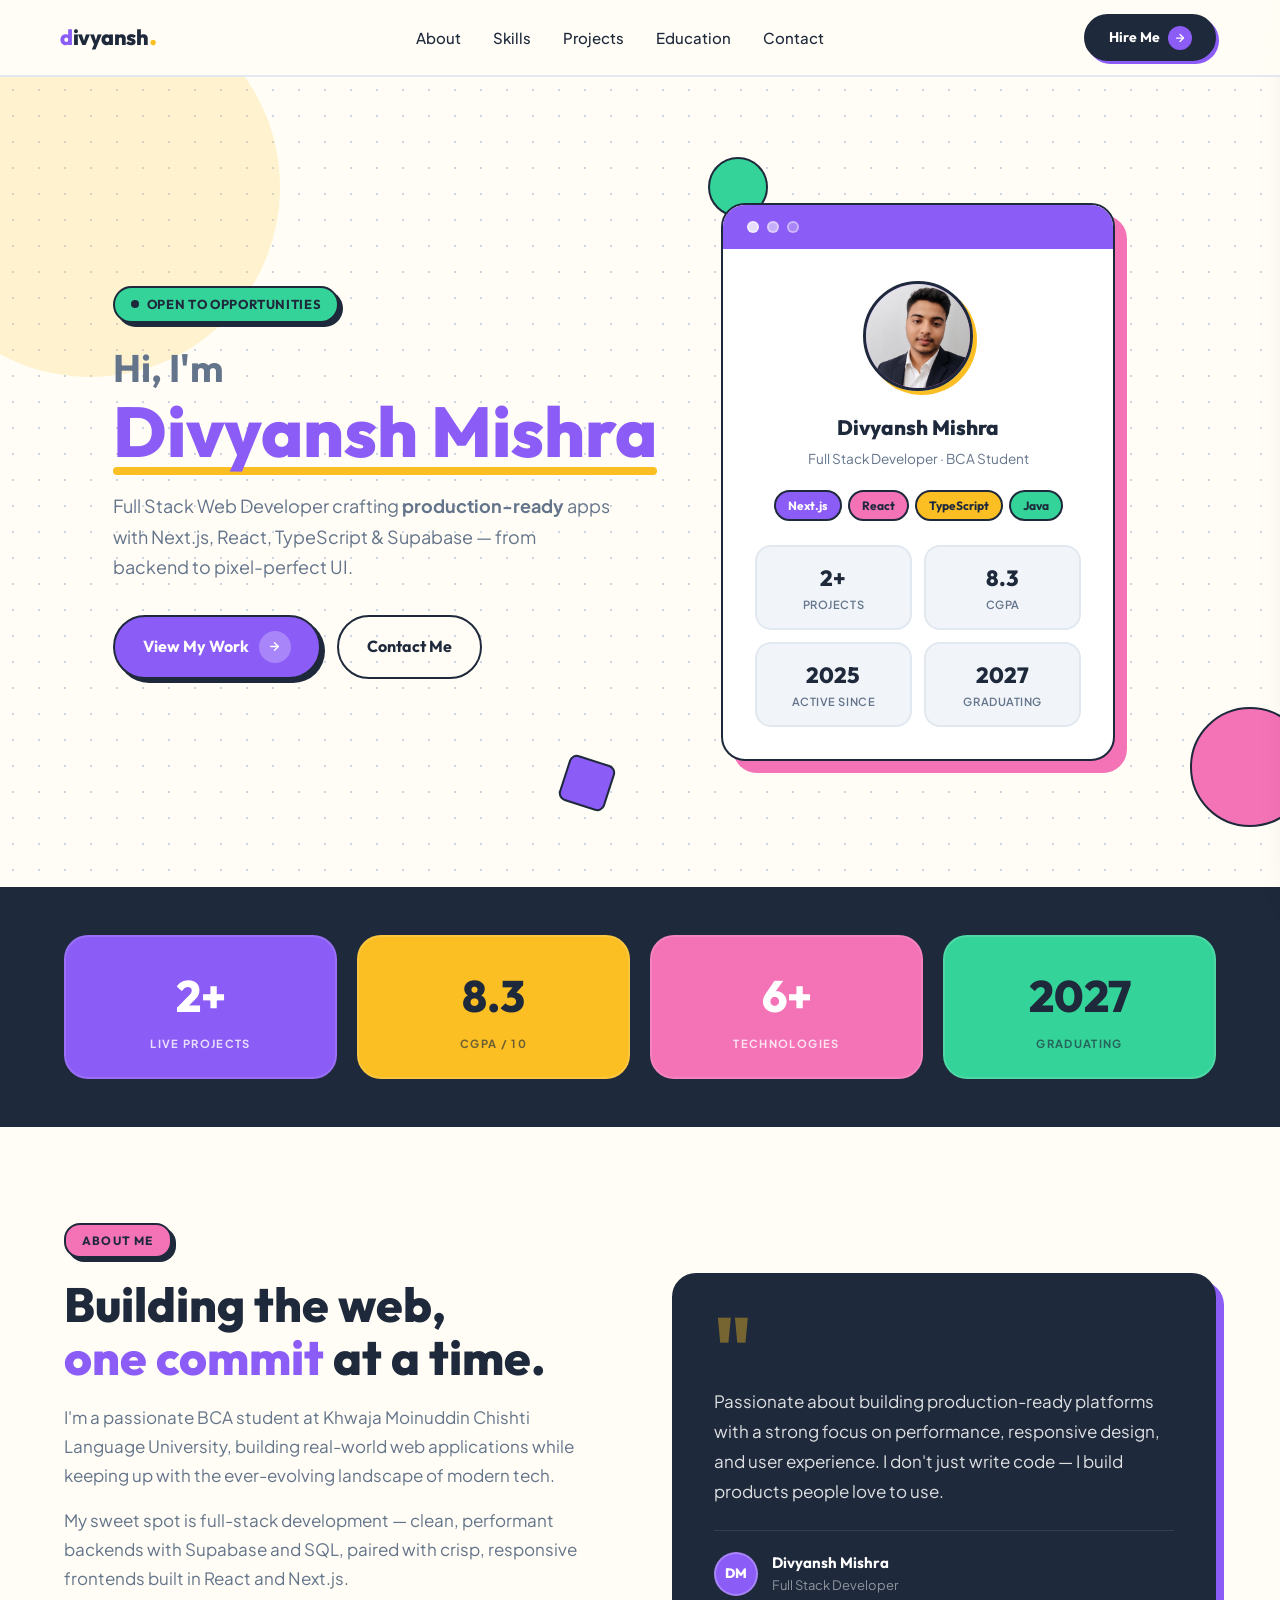
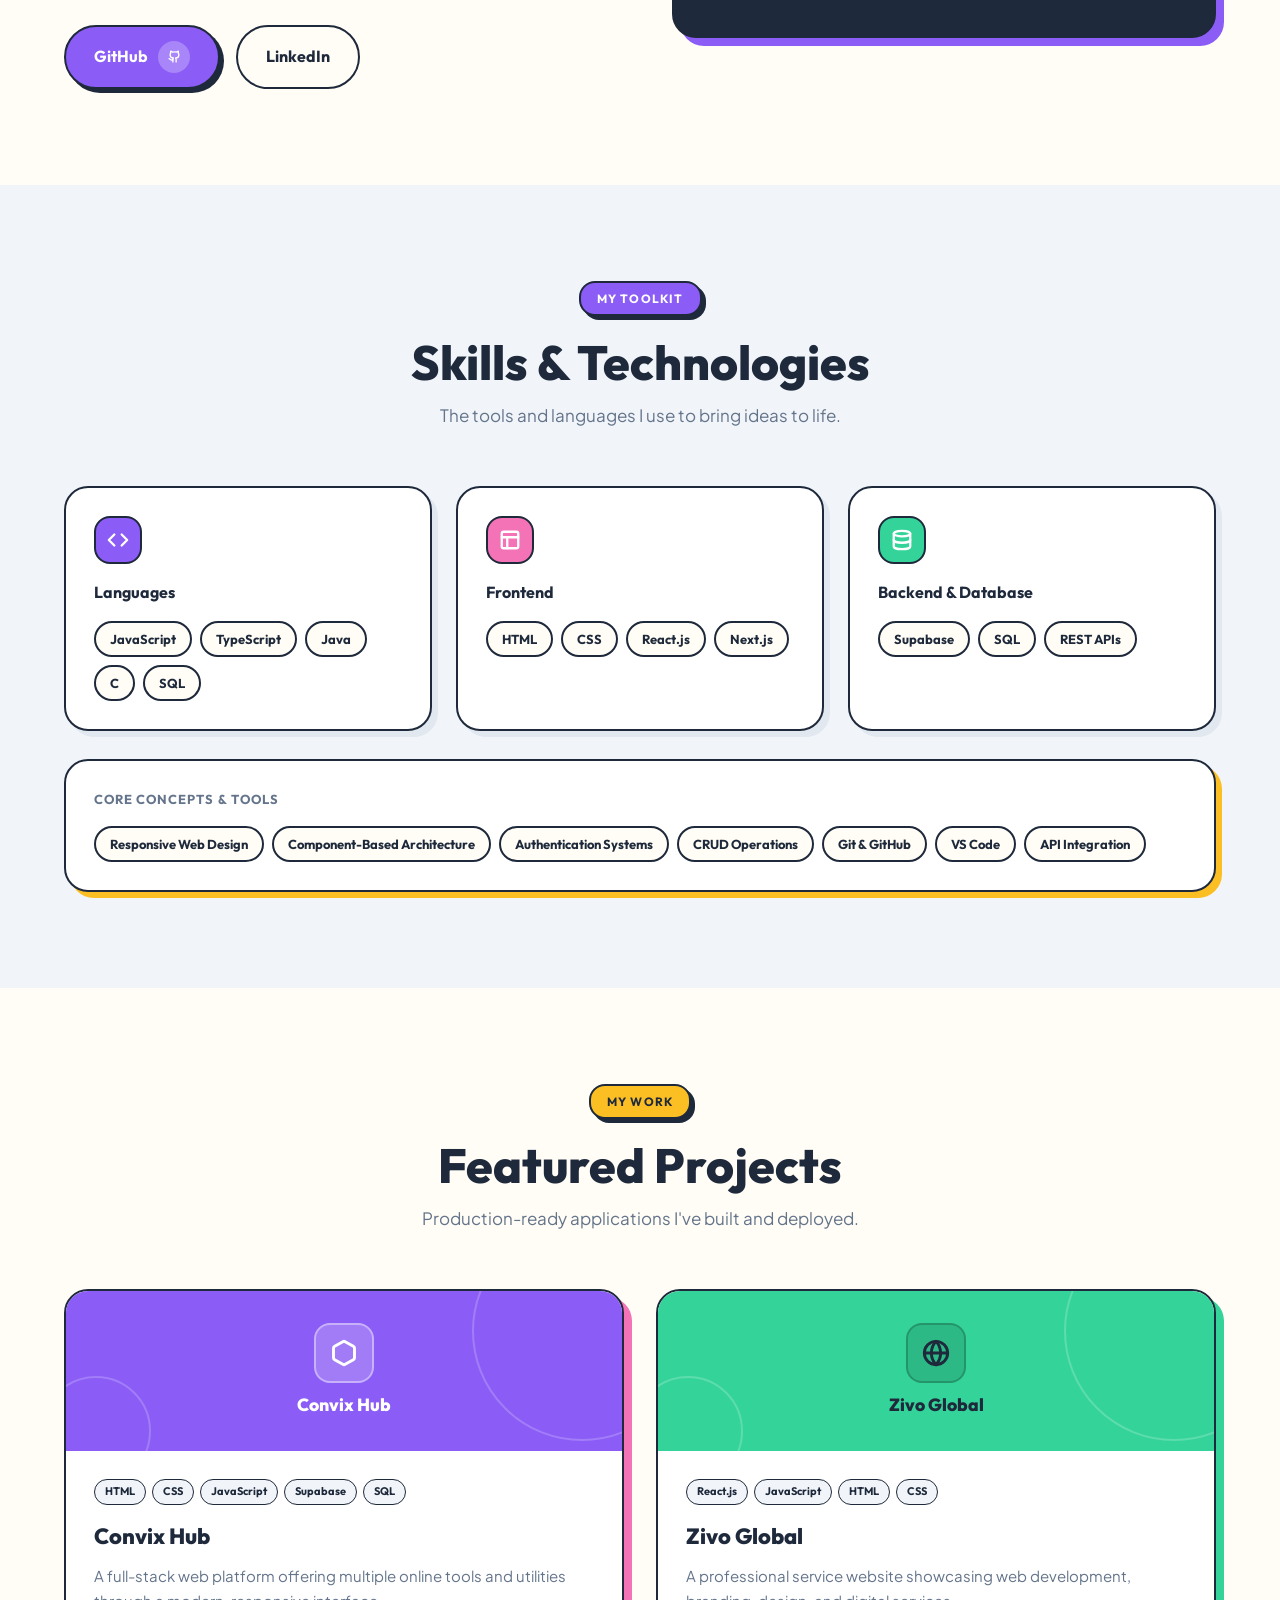
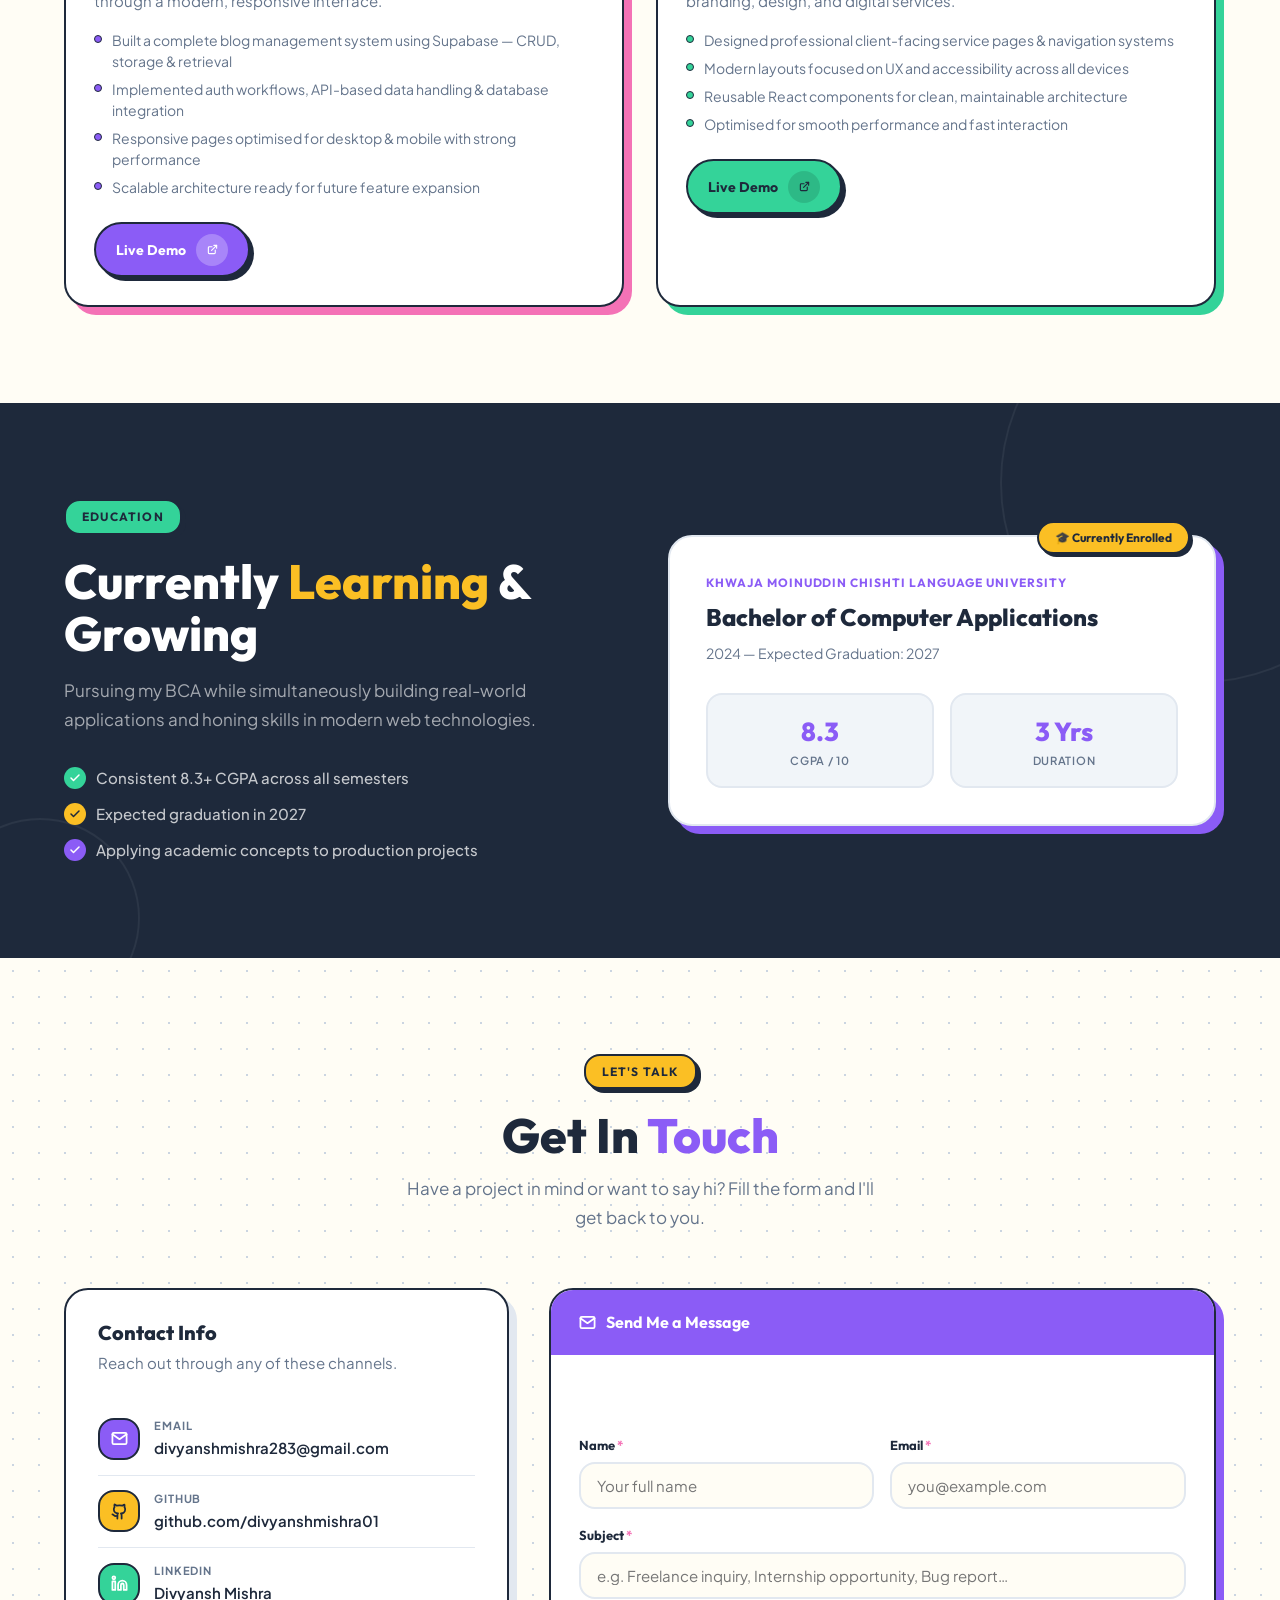
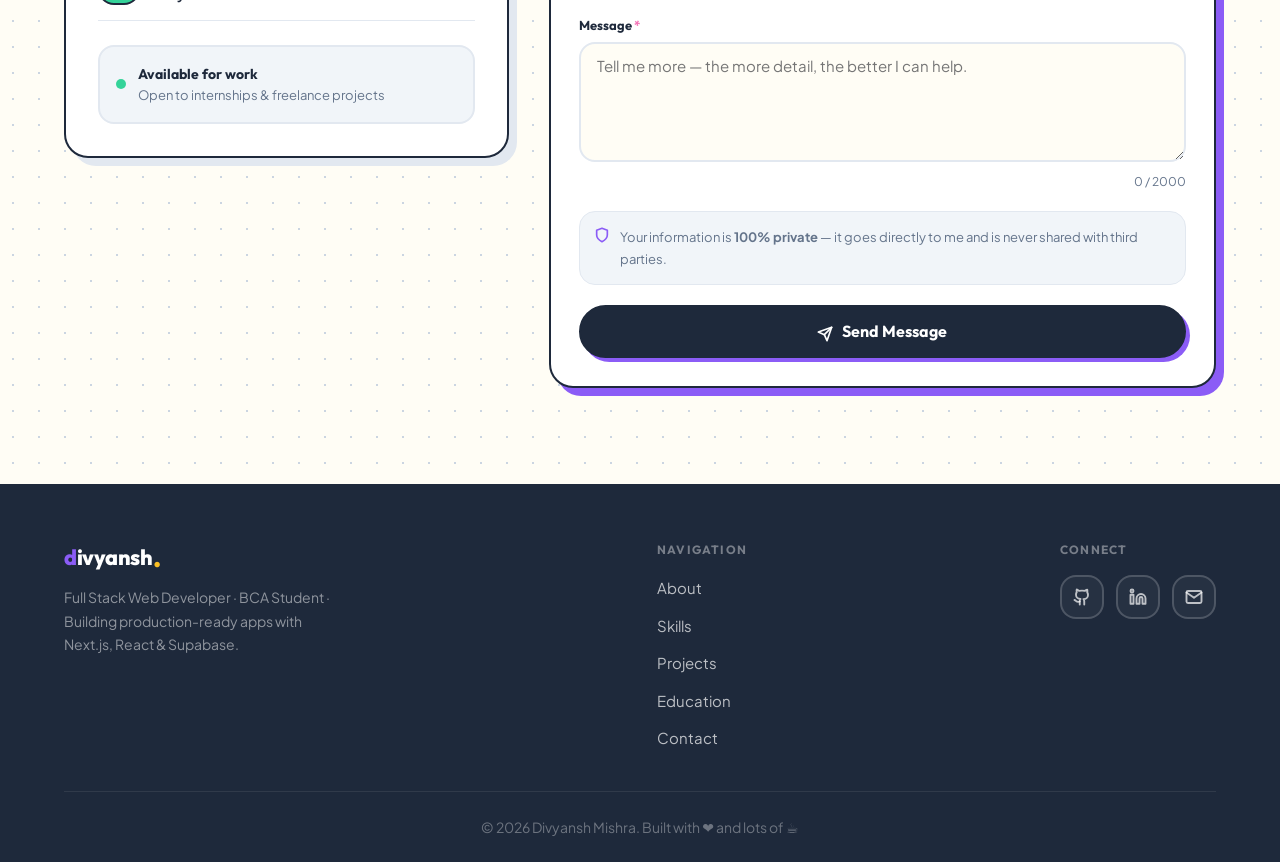
<file: index.html>
<!DOCTYPE html>
<html lang="en">

<head>
  <meta charset="UTF-8" />
  <meta name="viewport" content="width=device-width, initial-scale=1.0" />

  <!-- Primary SEO -->
  <title>Divyansh Mishra — Portfolio</title>
  <meta name="description"
        content="Full Stack Web Developer specialising in Next.js, React, TypeScript & Supabase. BCA student at KMCLU with a 8.3 CGPA, building production-ready apps. Open to internships and freelance projects." />
  <meta name="keywords"
        content="Divyansh Mishra, Full Stack Developer, Next.js developer, React developer, TypeScript, Supabase, web developer India, BCA student developer, KMCLU, Lucknow developer, freelance web developer, hire developer" />
  <meta name="author" content="Divyansh Mishra" />
  <meta name="robots" content="index, follow, max-snippet:-1, max-image-preview:large, max-video-preview:-1" />
  <link rel="canonical" href="https://divyanshmishra.dev/" />

  <!-- Open Graph / Social Media -->
  <meta property="og:type"        content="website" />
  <meta property="og:url"         content="https://divyanshmishra.dev/" />
  <meta property="og:title"       content="Divyansh Mishra — Full Stack Developer" />
  <meta property="og:description"
        content="Building production-ready web apps with Next.js, React, TypeScript & Supabase. Open to internships & freelance projects." />
  <meta property="og:image"       content="https://divyanshmishra.dev/og-image.png" />
  <meta property="og:image:width"  content="1200" />
  <meta property="og:image:height" content="630" />
  <meta property="og:locale"      content="en_IN" />
  <meta property="og:site_name"   content="Divyansh Mishra" />

  <!-- Twitter Card -->
  <meta name="twitter:card"        content="summary_large_image" />
  <meta name="twitter:url"         content="https://divyanshmishra.dev/" />
  <meta name="twitter:title"       content="Divyansh Mishra — Full Stack Developer" />
  <meta name="twitter:description"
        content="Building production-ready web apps with Next.js, React, TypeScript & Supabase." />
  <meta name="twitter:image"       content="https://divyanshmishra.dev/og-image.png" />
 
  <!-- JSON-LD Structured Data for Rich Results -->
  <script type="application/ld+json">
  {
    "@context": "https://schema.org",
    "@graph": [
      {
        "@type": "Person",
        "@id": "https://divyanshmishra.dev/#person",
        "name": "Divyansh Mishra",
        "url": "https://divyanshmishra.dev/",
        "image": "https://divyanshmishra.dev/img.png",
        "jobTitle": "Full Stack Web Developer",
        "description": "Full Stack Web Developer specialising in Next.js, React, TypeScript & Supabase. BCA student at Khwaja Moinuddin Chishti Language University.",
        "email": "divyanshmishra283@gmail.com",
        "sameAs": [
          "https://github.com/divyanshmishra01",
          "https://linkedin.com/in/divyansh-mishra-3582a9372"
        ],
        "knowsAbout": ["Next.js","React","TypeScript","Supabase","JavaScript","SQL","HTML","CSS","Java"],
        "alumniOf": {
          "@type": "CollegeOrUniversity",
          "name": "Khwaja Moinuddin Chishti Language University",
          "address": {
            "@type": "PostalAddress",
            "addressLocality": "Lucknow",
            "addressRegion": "Uttar Pradesh",
            "addressCountry": "IN"
          }
        },
        "address": {
          "@type": "PostalAddress",
          "addressLocality": "Lucknow",
          "addressRegion": "Uttar Pradesh",
          "addressCountry": "IN"
        }
      },
      {
        "@type": "WebSite",
        "@id": "https://divyanshmishra.dev/#website",
        "url": "https://divyanshmishra.dev/",
        "name": "Divyansh Mishra — Portfolio",
        "description": "Personal portfolio of Divyansh Mishra, Full Stack Web Developer.",
        "author": { "@id": "https://divyanshmishra.dev/#person" },
        "inLanguage": "en-IN"
      },
      {
        "@type": "WebPage",
        "@id": "https://divyanshmishra.dev/#webpage",
        "url": "https://divyanshmishra.dev/",
        "name": "Divyansh Mishra — Full Stack Developer | Next.js · React · TypeScript",
        "isPartOf": { "@id": "https://divyanshmishra.dev/#website" },
        "about": { "@id": "https://divyanshmishra.dev/#person" },
        "description": "Portfolio showcasing full-stack projects built with Next.js, React, TypeScript & Supabase.",
        "inLanguage": "en-IN",
        "datePublished": "2025-01-01",
        "dateModified": "2026-05-31"
      },
      {
        "@type": "ItemList",
        "name": "Featured Projects",
        "itemListElement": [
          {
            "@type": "ListItem",
            "position": 1,
            "item": {
              "@type": "SoftwareApplication",
              "name": "Convix Hub",
              "url": "https://www.convixhub.com/",
              "applicationCategory": "WebApplication",
              "description": "A full-stack web platform offering multiple online tools with blog management, auth, and Supabase backend.",
              "author": { "@id": "https://divyanshmishra.dev/#person" },
              "programmingLanguage": ["HTML","CSS","JavaScript","SQL"],
              "operatingSystem": "Web"
            }
          },
          {
            "@type": "ListItem",
            "position": 2,
            "item": {
              "@type": "SoftwareApplication",
              "name": "Zivo Global",
              "url": "https://zivoglobal.com/",
              "applicationCategory": "WebApplication",
              "description": "Professional service website built with React.js featuring modern layouts and reusable components.",
              "author": { "@id": "https://divyanshmishra.dev/#person" },
              "programmingLanguage": ["React","JavaScript","HTML","CSS"],
              "operatingSystem": "Web"
            }
          }
        ]
      }
    ]
  }
  </script>
<link rel="apple-touch-icon" sizes="180x180" href="/apple-touch-icon.png">
<link rel="icon" type="image/png" sizes="32x32" href="/favicon-32x32.png">
<link rel="icon" type="image/png" sizes="16x16" href="/favicon-16x16.png">
<link rel="manifest" href="/site.webmanifest">
 
  <!-- Windows tiles -->
  <meta name="msapplication-TileColor" content="#8B5CF6" />
  <meta name="msapplication-TileImage" content="/favicon/mstile-150x150.png" />

  <link rel="preconnect" href="https://fonts.googleapis.com" />
  <link rel="preconnect" href="https://fonts.gstatic.com" crossorigin />
  <link href="https://fonts.googleapis.com/css2?family=Outfit:wght@400;500;700;800&family=Plus+Jakarta+Sans:wght@400;500;600;700&display=swap" rel="stylesheet" />
  <link rel="dns-prefetch" href="https://www.convixhub.com" />
  <link rel="dns-prefetch" href="https://zivoglobal.com" />

  <link rel="stylesheet" href="style.css" />

  <script>document.documentElement.classList.add('js');document.body && document.body.classList.add('is-loading');</script>
</head>
<body>

<!-- Progress Bar & Preloader (UI states) -->
<div id="skProgressBar" class="sk-progress-bar"></div>
<div id="preloader" aria-hidden="true" role="presentation">
  <div class="sk-nav">
    <div class="sk sk-logo"></div>
    <div class="sk-nav-links">
      <div class="sk sk-nav-link"></div>
      <div class="sk sk-nav-link"></div>
      <div class="sk sk-nav-link"></div>
      <div class="sk sk-nav-link"></div>
      <div class="sk sk-nav-link"></div>
    </div>
    <div class="sk sk-nav-btn"></div>
  </div>
  <div class="sk-hero">
    <div class="sk-hero-left">
      <div class="sk sk-eyebrow"></div>
      <div class="sk sk-h1-line1"></div>
      <div class="sk sk-h1-line2"></div>
      <div class="sk sk-desc-1"></div>
      <div class="sk sk-desc-2"></div>
      <div class="sk sk-desc-3"></div>
      <div class="sk-btns">
        <div class="sk sk-btn"></div>
        <div class="sk sk-btn"></div>
      </div>
    </div>
    <div class="sk-card">
      <div class="sk sk-card-bar"></div>
      <div class="sk-card-body">
        <div class="sk sk-avatar"></div>
        <div class="sk sk-name"></div>
        <div class="sk sk-role"></div>
        <div class="sk-pills-row">
          <div class="sk sk-pill"></div>
          <div class="sk sk-pill"></div>
          <div class="sk sk-pill"></div>
          <div class="sk sk-pill"></div>
        </div>
        <div class="sk-stats-grid">
          <div class="sk sk-stat-box"></div>
          <div class="sk sk-stat-box"></div>
          <div class="sk sk-stat-box"></div>
          <div class="sk sk-stat-box"></div>
        </div>
      </div>
    </div>
  </div>
</div>

<!-- Mobile Navigation Elements -->
<div class="mobile-nav-overlay" id="mobileOverlay"></div>
<div class="mobile-nav-drawer" id="mobileDrawer" aria-label="Navigation menu" role="dialog">
  <div class="drawer-topbar">
    <a class="drawer-logo" href="#" tabindex="-1">
      <span class="logo-d">d</span><span class="logo-rest">ivyansh</span><span class="logo-dot">.</span>
    </a>
    <button class="drawer-close" id="drawerClose" aria-label="Close menu">
      <svg width="16" height="16" viewBox="0 0 24 24" fill="none" stroke="currentColor" stroke-width="2.5" stroke-linecap="round" stroke-linejoin="round"><line x1="18" y1="6" x2="6" y2="18"/><line x1="6" y1="6" x2="18" y2="18"/></svg>
    </button>
  </div>
  <ul class="drawer-links" id="drawerLinks">
    <li class="drawer-link-item"><a href="#about"><span class="drawer-link-icon"><svg width="15" height="15" viewBox="0 0 24 24" fill="none" stroke="#8B5CF6" stroke-width="2.5" stroke-linecap="round" stroke-linejoin="round"><circle cx="12" cy="8" r="4"/><path d="M4 20c0-4 3.6-7 8-7s8 3 8 7"/></svg></span><span class="drawer-link-text">About</span><svg class="drawer-link-arrow" width="14" height="14" viewBox="0 0 24 24" fill="none" stroke="currentColor" stroke-width="2.5" stroke-linecap="round" stroke-linejoin="round"><path d="M5 12h14"/><path d="m12 5 7 7-7 7"/></svg></a></li>
    <li class="drawer-link-item"><a href="#skills"><span class="drawer-link-icon"><svg width="15" height="15" viewBox="0 0 24 24" fill="none" stroke="#F472B6" stroke-width="2.5" stroke-linecap="round" stroke-linejoin="round"><polyline points="16 18 22 12 16 6"/><polyline points="8 6 2 12 8 18"/></svg></span><span class="drawer-link-text">Skills</span><svg class="drawer-link-arrow" width="14" height="14" viewBox="0 0 24 24" fill="none" stroke="currentColor" stroke-width="2.5" stroke-linecap="round" stroke-linejoin="round"><path d="M5 12h14"/><path d="m12 5 7 7-7 7"/></svg></a></li>
    <li class="drawer-link-item"><a href="#projects"><span class="drawer-link-icon"><svg width="15" height="15" viewBox="0 0 24 24" fill="none" stroke="#D97706" stroke-width="2.5" stroke-linecap="round" stroke-linejoin="round"><rect x="3" y="3" width="7" height="7"/><rect x="14" y="3" width="7" height="7"/><rect x="14" y="14" width="7" height="7"/><rect x="3" y="14" width="7" height="7"/></svg></span><span class="drawer-link-text">Projects</span><svg class="drawer-link-arrow" width="14" height="14" viewBox="0 0 24 24" fill="none" stroke="currentColor" stroke-width="2.5" stroke-linecap="round" stroke-linejoin="round"><path d="M5 12h14"/><path d="m12 5 7 7-7 7"/></svg></a></li>
    <li class="drawer-link-item"><a href="#education"><span class="drawer-link-icon"><svg width="15" height="15" viewBox="0 0 24 24" fill="none" stroke="#059669" stroke-width="2.5" stroke-linecap="round" stroke-linejoin="round"><path d="M22 10v6M2 10l10-5 10 5-10 5z"/><path d="M6 12v5c3 3 9 3 12 0v-5"/></svg></span><span class="drawer-link-text">Education</span><svg class="drawer-link-arrow" width="14" height="14" viewBox="0 0 24 24" fill="none" stroke="currentColor" stroke-width="2.5" stroke-linecap="round" stroke-linejoin="round"><path d="M5 12h14"/><path d="m12 5 7 7-7 7"/></svg></a></li>
    <li class="drawer-link-item"><a href="#contact"><span class="drawer-link-icon"><svg width="15" height="15" viewBox="0 0 24 24" fill="none" stroke="#8B5CF6" stroke-width="2.5" stroke-linecap="round" stroke-linejoin="round"><path d="M4 4h16c1.1 0 2 .9 2 2v12c0 1.1-.9 2-2 2H4c-1.1 0-2-.9-2-2V6c0-1.1.9-2 2-2z"/><polyline points="22,6 12,13 2,6"/></svg></span><span class="drawer-link-text">Contact</span><svg class="drawer-link-arrow" width="14" height="14" viewBox="0 0 24 24" fill="none" stroke="currentColor" stroke-width="2.5" stroke-linecap="round" stroke-linejoin="round"><path d="M5 12h14"/><path d="m12 5 7 7-7 7"/></svg></a></li>
  </ul>
  <div class="drawer-cta">
    <a class="drawer-hire-btn" href="#contact" id="drawerHireBtn"><svg width="15" height="15" viewBox="0 0 24 24" fill="none" stroke="currentColor" stroke-width="2.5" stroke-linecap="round" stroke-linejoin="round"><line x1="22" y1="2" x2="11" y2="13"/><polygon points="22 2 15 22 11 13 2 9 22 2"/></svg> Hire Me</a>
    <div class="drawer-socials">
       <a class="drawer-soc" href="https://github.com/divyanshmishra01" target="_blank" aria-label="GitHub"><svg width="18" height="18" viewBox="0 0 24 24" fill="none" stroke="currentColor" stroke-width="2.5" stroke-linecap="round" stroke-linejoin="round"><path d="M15 22v-4a4.8 4.8 0 0 0-1-3.2c3 0 6-2 6-5.5.08-1.25-.27-2.48-1-3.5.28-1.15.28-2.35 0-3.5 0 0-1 0-3 1.5-2.64-.5-5.36-.5-8 0C6 2 5 2 5 2c-.3 1.15-.3 2.35 0 3.5A5.403 5.403 0 0 0 4 9c0 3.5 3 5.5 6 5.5-.39.49-.68 1.05-.85 1.65-.17.6-.22 1.23-.15 1.85v4"/><path d="M9 18c-4.51 2-5-2-7-2"/></svg></a>
          <a class="drawer-soc" href="https://linkedin.com/in/divyansh-mishra-3582a9372" target="_blank" aria-label="LinkedIn"><svg width="18" height="18" viewBox="0 0 24 24" fill="none" stroke="currentColor" stroke-width="2.5" stroke-linecap="round" stroke-linejoin="round"><path d="M16 8a6 6 0 0 1 6 6v7h-4v-7a2 2 0 0 0-2-2 2 2 0 0 0-2 2v7h-4v-7a6 6 0 0 1 6-6z"/><rect x="2" y="9" width="4" height="12"/><circle cx="4" cy="4" r="2"/></svg></a>
          <a class="drawer-soc" href="mailto:divyanshmishra283@gmail.com" aria-label="Email"><svg width="18" height="18" viewBox="0 0 24 24" fill="none" stroke="currentColor" stroke-width="2.5" stroke-linecap="round" stroke-linejoin="round"><path d="M4 4h16c1.1 0 2 .9 2 2v12c0 1.1-.9 2-2 2H4c-1.1 0-2-.9-2-2V6c0-1.1.9-2 2-2z"/><polyline points="22,6 12,13 2,6"/></svg></a>
      </div>
  </div>
</div>

<!-- Main Navigation -->
<nav>
  <div class="container">
    <div class="nav-inner">
      <a class="nav-logo" href="#">
        <span class="nav-logo-wordmark"><span class="logo-d">d</span><span class="logo-rest">ivyansh</span><span class="logo-dot">.</span></span>
      </a>
      <ul class="nav-links" id="navLinks">
        <li><a href="#about">About</a></li>
        <li><a href="#skills">Skills</a></li>
        <li><a href="#projects">Projects</a></li>
        <li><a href="#education">Education</a></li>
        <li><a href="#contact">Contact</a></li>
      </ul>
      <a class="btn-hire" href="#contact">Hire Me<span class="hire-arrow"><svg width="12" height="12" viewBox="0 0 24 24" fill="none" stroke="white" stroke-width="2.5" stroke-linecap="round" stroke-linejoin="round"><path d="M5 12h14"/><path d="m12 5 7 7-7 7"/></svg></span></a>
      <button class="hamburger" id="hamburger" aria-label="Open menu" aria-expanded="false">
        <span class="hamburger-line"></span>
        <span class="hamburger-line"></span>
        <span class="hamburger-line"></span>
      </button>
    </div>
  </div>
</nav>

<!-- Hero Section -->
<section id="hero" class="dot-bg">
  <div class="hero-deco-circle hero-deco-1"></div>
  <div class="hero-deco-circle hero-deco-2"></div>
  <div class="hero-deco-circle hero-deco-3"></div>
  <div class="hero-deco-sq"></div>
  <div class="container">
    <div class="hero-grid">
      <div class="hero-left">
        <div class="hero-eyebrow"><span class="pulse-dot"></span>Open to Opportunities</div>
        <h1 class="hero-title">
          <span class="hero-greeting">Hi, I'm</span>
          <span class="hero-name-line"><span class="hero-highlight">Divyansh Mishra</span></span>
        </h1>
        <p class="hero-desc">Full Stack Web Developer crafting <strong>production-ready</strong> apps with Next.js, React, TypeScript &amp; Supabase — from backend to pixel-perfect UI.</p>
        <div class="hero-buttons">
          <a class="btn btn-primary" href="#projects">View My Work<div class="btn-icon"><svg width="13" height="13" viewBox="0 0 24 24" fill="none" stroke="currentColor" stroke-width="2.5" stroke-linecap="round" stroke-linejoin="round"><path d="M5 12h14"/><path d="m12 5 7 7-7 7"/></svg></div></a>
          <a class="btn btn-ghost" href="#contact">Contact Me</a>
        </div>
      </div>
      <div class="hero-card-wrap">
        <div class="hero-card">
          <div class="hero-card-bar">
            <div class="hc-dot" style="background:rgba(255,255,255,0.8)"></div>
            <div class="hc-dot" style="background:rgba(255,255,255,0.5)"></div>
            <div class="hc-dot" style="background:rgba(255,255,255,0.25)"></div>
          </div>
          <div class="hero-card-body">
            <div class="hero-avatar">
              <img src="img.png" alt="Divyansh Mishra" onerror="this.style.display='none';this.nextElementSibling.style.display='flex';" />
              <span class="hero-avatar-fallback" style="display:none;">DM</span>
            </div>
            <div class="hero-card-name">Divyansh Mishra</div>
            <div class="hero-card-role">Full Stack Developer · BCA Student</div>
            <div class="hero-pills">
              <span class="hp hp-v">Next.js</span><span class="hp hp-p">React</span><span class="hp hp-y">TypeScript</span><span class="hp hp-g">Java</span>
            </div>
            <div class="hero-stats-row">
              <div class="hero-stat"><div class="hero-stat-n">2+</div><div class="hero-stat-l">Projects</div></div>
              <div class="hero-stat"><div class="hero-stat-n">8.3</div><div class="hero-stat-l">CGPA</div></div>
              <div class="hero-stat"><div class="hero-stat-n">2025</div><div class="hero-stat-l">Active Since</div></div>
              <div class="hero-stat"><div class="hero-stat-n">2027</div><div class="hero-stat-l">Graduating</div></div>
            </div>
          </div>
        </div>
      </div>
    </div>
  </div>
</section>

<!-- Stats Strip (quick highlights) -->
<div class="stats-strip">
  <div class="container">
    <div class="stats-grid">
      <div class="stat-tile v reveal"><div class="stat-n">2+</div><div class="stat-l">Live Projects</div></div>
      <div class="stat-tile y reveal d1"><div class="stat-n">8.3</div><div class="stat-l">CGPA / 10</div></div>
      <div class="stat-tile p reveal d2"><div class="stat-n">6+</div><div class="stat-l">Technologies</div></div>
      <div class="stat-tile g reveal d3"><div class="stat-n">2027</div><div class="stat-l">Graduating</div></div>
    </div>
  </div>
</div>

<!-- About Section -->
<section id="about">
  <div class="container">
    <div class="about-grid">
      <div class="reveal">
        <div class="badge badge-pink">About Me</div>
        <h2 style="margin-bottom:1.25rem;">Building the web,<br><span style="color:var(--accent)">one commit</span> at a time.</h2>
        <p style="margin-bottom:1rem;">I'm a passionate BCA student at Khwaja Moinuddin Chishti Language University, building real-world web applications while keeping up with the ever-evolving landscape of modern tech.</p>
        <p style="margin-bottom:2rem;">My sweet spot is full-stack development — clean, performant backends with Supabase and SQL, paired with crisp, responsive frontends built in React and Next.js.</p>
        <div style="display:flex;gap:1rem;flex-wrap:wrap;">
          <a class="btn btn-primary" href="https://github.com/divyanshmishra01" target="_blank">GitHub<div class="btn-icon"><svg width="13" height="13" viewBox="0 0 24 24" fill="none" stroke="currentColor" stroke-width="2.5" stroke-linecap="round" stroke-linejoin="round"><path d="M15 22v-4a4.8 4.8 0 0 0-1-3.2c3 0 6-2 6-5.5.08-1.25-.27-2.48-1-3.5.28-1.15.28-2.35 0-3.5 0 0-1 0-3 1.5-2.64-.5-5.36-.5-8 0C6 2 5 2 5 2c-.3 1.15-.3 2.35 0 3.5A5.403 5.403 0 0 0 4 9c0 3.5 3 5.5 6 5.5-.39.49-.68 1.05-.85 1.65-.17.6-.22 1.23-.15 1.85v4"/><path d="M9 18c-4.51 2-5-2-7-2"/></svg></div></a>
          <a class="btn btn-ghost" href="https://linkedin.com/in/divyansh-mishra-3582a9372" target="_blank">LinkedIn</a>
        </div>
      </div>
      <div class="reveal d1">
        <div class="quote-card">
          <div class="quote-mark">"</div>
          <p class="quote-text">Passionate about building production-ready platforms with a strong focus on performance, responsive design, and user experience. I don't just write code — I build products people love to use.</p>
          <div class="quote-author">
            <div class="quote-avatar">DM</div>
            <div><div class="qa-name">Divyansh Mishra</div><div class="qa-role">Full Stack Developer</div></div>
          </div>
        </div>
      </div>
    </div>
  </div>
</section>

<!-- Skills Section -->
<section id="skills">
  <div class="container">
    <div class="section-header reveal">
      <div class="badge badge-violet" style="margin:0 auto 1.25rem;">My Toolkit</div>
      <h2>Skills &amp; Technologies</h2>
      <p>The tools and languages I use to bring ideas to life.</p>
    </div>
    <div class="skill-cats">
      <div class="skill-cat reveal" data-color="violet">
        <div class="skill-cat-ico" style="background:var(--accent);"><svg width="22" height="22" viewBox="0 0 24 24" fill="none" stroke="white" stroke-width="2.5" stroke-linecap="round" stroke-linejoin="round"><polyline points="16 18 22 12 16 6"/><polyline points="8 6 2 12 8 18"/></svg></div>
        <div class="skill-cat-title">Languages</div>
        <div class="skill-pills"><span class="skill-pill">JavaScript</span><span class="skill-pill">TypeScript</span><span class="skill-pill">Java</span><span class="skill-pill">C</span><span class="skill-pill">SQL</span></div>
      </div>
      <div class="skill-cat reveal d1" data-color="pink">
        <div class="skill-cat-ico" style="background:var(--secondary);"><svg width="22" height="22" viewBox="0 0 24 24" fill="none" stroke="white" stroke-width="2.5" stroke-linecap="round" stroke-linejoin="round"><rect x="3" y="3" width="18" height="18" rx="2"/><path d="M3 9h18"/><path d="M9 21V9"/></svg></div>
        <div class="skill-cat-title">Frontend</div>
        <div class="skill-pills"><span class="skill-pill">HTML</span><span class="skill-pill">CSS</span><span class="skill-pill">React.js</span><span class="skill-pill">Next.js</span></div>
      </div>
      <div class="skill-cat reveal d2" data-color="green">
        <div class="skill-cat-ico" style="background:var(--quaternary);"><svg width="22" height="22" viewBox="0 0 24 24" fill="none" stroke="white" stroke-width="2.5" stroke-linecap="round" stroke-linejoin="round"><ellipse cx="12" cy="5" rx="9" ry="3"/><path d="M21 12c0 1.66-4 3-9 3s-9-1.34-9-3"/><path d="M3 5v14c0 1.66 4 3 9 3s9-1.34 9-3V5"/></svg></div>
        <div class="skill-cat-title">Backend &amp; Database</div>
        <div class="skill-pills"><span class="skill-pill">Supabase</span><span class="skill-pill">SQL</span><span class="skill-pill">REST APIs</span></div>
      </div>
    </div>
    <div class="concepts-card reveal d1">
      <div class="concepts-label">Core Concepts &amp; Tools</div>
      <div class="skill-pills"><span class="skill-pill">Responsive Web Design</span><span class="skill-pill">Component-Based Architecture</span><span class="skill-pill">Authentication Systems</span><span class="skill-pill">CRUD Operations</span><span class="skill-pill">Git &amp; GitHub</span><span class="skill-pill">VS Code</span><span class="skill-pill">API Integration</span></div>
    </div>
  </div>
</section>

<!-- Projects Section -->
<section id="projects">
  <div class="container">
    <div class="section-header reveal">
      <div class="badge badge-yellow" style="margin:0 auto 1.25rem;">My Work</div>
      <h2>Featured Projects</h2>
      <p>Production-ready applications I've built and deployed.</p>
    </div>
    <div class="projects-grid">
      <div class="project-card proj-card-1 reveal">
        <div class="proj-header" style="background:var(--accent);">
          <div class="proj-header-circle phc1"></div><div class="proj-header-circle phc2"></div>
          <div class="proj-header-content">
            <div class="proj-ico"><svg width="28" height="28" viewBox="0 0 24 24" fill="none" stroke="white" stroke-width="2.5" stroke-linecap="round" stroke-linejoin="round"><path d="M21 16V8a2 2 0 0 0-1-1.73l-7-4a2 2 0 0 0-2 0l-7 4A2 2 0 0 0 3 8v8a2 2 0 0 0 1 1.73l7 4a2 2 0 0 0 2 0l7-4A2 2 0 0 0 21 16z"/></svg></div>
            <div class="proj-ico-label">Convix Hub</div>
          </div>
        </div>
        <div class="proj-body">
          <div class="tech-row"><span class="tech-tag">HTML</span><span class="tech-tag">CSS</span><span class="tech-tag">JavaScript</span><span class="tech-tag">Supabase</span><span class="tech-tag">SQL</span></div>
          <div class="proj-title">Convix Hub</div>
          <p class="proj-desc">A full-stack web platform offering multiple online tools and utilities through a modern, responsive interface.</p>
          <ul class="proj-bullets">
            <li><div class="proj-bullet-dot"></div>Built a complete blog management system using Supabase — CRUD, storage &amp; retrieval</li>
            <li><div class="proj-bullet-dot"></div>Implemented auth workflows, API-based data handling &amp; database integration</li>
            <li><div class="proj-bullet-dot"></div>Responsive pages optimised for desktop &amp; mobile with strong performance</li>
            <li><div class="proj-bullet-dot"></div>Scalable architecture ready for future feature expansion</li>
          </ul>
          <div class="proj-footer"><a class="btn btn-primary btn-sm" href="https://www.convixhub.com/" target="_blank">Live Demo<div class="btn-icon"><svg width="11" height="11" viewBox="0 0 24 24" fill="none" stroke="currentColor" stroke-width="2.5" stroke-linecap="round" stroke-linejoin="round"><path d="M18 13v6a2 2 0 0 1-2 2H5a2 2 0 0 1-2-2V8a2 2 0 0 1 2-2h6"/><polyline points="15 3 21 3 21 9"/><line x1="10" y1="14" x2="21" y2="3"/></svg></div></a></div>
        </div>
      </div>
      <div class="project-card proj-card-2 reveal d1">
        <div class="proj-header" style="background:var(--quaternary);">
          <div class="proj-header-circle phc1"></div><div class="proj-header-circle phc2"></div>
          <div class="proj-header-content">
            <div class="proj-ico" style="background:rgba(0,0,0,0.12);border-color:rgba(0,0,0,0.2);"><svg width="28" height="28" viewBox="0 0 24 24" fill="none" stroke="var(--fg)" stroke-width="2.5" stroke-linecap="round" stroke-linejoin="round"><circle cx="12" cy="12" r="10"/><line x1="2" y1="12" x2="22" y2="12"/><path d="M12 2a15.3 15.3 0 0 1 4 10 15.3 15.3 0 0 1-4 10 15.3 15.3 0 0 1-4-10 15.3 15.3 0 0 1 4-10z"/></svg></div>
            <div class="proj-ico-label proj-dark-label">Zivo Global</div>
          </div>
        </div>
        <div class="proj-body">
          <div class="tech-row"><span class="tech-tag">React.js</span><span class="tech-tag">JavaScript</span><span class="tech-tag">HTML</span><span class="tech-tag">CSS</span></div>
          <div class="proj-title">Zivo Global</div>
          <p class="proj-desc">A professional service website showcasing web development, branding, design, and digital services.</p>
          <ul class="proj-bullets">
            <li><div class="proj-bullet-dot"></div>Designed professional client-facing service pages &amp; navigation systems</li>
            <li><div class="proj-bullet-dot"></div>Modern layouts focused on UX and accessibility across all devices</li>
            <li><div class="proj-bullet-dot"></div>Reusable React components for clean, maintainable architecture</li>
            <li><div class="proj-bullet-dot"></div>Optimised for smooth performance and fast interaction</li>
          </ul>
          <div class="proj-footer"><a class="btn btn-green btn-sm" href="https://zivoglobal.com/" target="_blank">Live Demo<div class="btn-icon" style="background:rgba(0,0,0,0.12);"><svg width="11" height="11" viewBox="0 0 24 24" fill="none" stroke="currentColor" stroke-width="2.5" stroke-linecap="round" stroke-linejoin="round"><path d="M18 13v6a2 2 0 0 1-2 2H5a2 2 0 0 1-2-2V8a2 2 0 0 1 2-2h6"/><polyline points="15 3 21 3 21 9"/><line x1="10" y1="14" x2="21" y2="3"/></svg></div></a></div>
        </div>
      </div>
    </div>
  </div>
</section>

<!-- Education Section -->
<section id="education">
  <div class="edu-deco-circle" style="width:400px;height:400px;top:-120px;right:-120px;"></div>
  <div class="edu-deco-circle" style="width:200px;height:200px;bottom:-60px;left:-60px;"></div>
  <div class="container">
    <div class="edu-grid">
      <div class="edu-text reveal">
        <div class="badge badge-green">Education</div>
        <h2>Currently <span style="color:var(--tertiary);">Learning</span> &amp; Growing</h2>
        <p>Pursuing my BCA while simultaneously building real-world applications and honing skills in modern web technologies.</p>
        <ul class="edu-bullets">
          <li><div class="edu-bullet-icon" style="background:var(--quaternary);"><svg width="12" height="12" viewBox="0 0 24 24" fill="none" stroke="white" stroke-width="3" stroke-linecap="round" stroke-linejoin="round"><polyline points="20 6 9 17 4 12"/></svg></div>Consistent 8.3+ CGPA across all semesters</li>
          <li><div class="edu-bullet-icon" style="background:var(--tertiary);"><svg width="12" height="12" viewBox="0 0 24 24" fill="none" stroke="var(--fg)" stroke-width="3" stroke-linecap="round" stroke-linejoin="round"><polyline points="20 6 9 17 4 12"/></svg></div>Expected graduation in 2027</li>
          <li><div class="edu-bullet-icon" style="background:var(--accent);"><svg width="12" height="12" viewBox="0 0 24 24" fill="none" stroke="white" stroke-width="3" stroke-linecap="round" stroke-linejoin="round"><polyline points="20 6 9 17 4 12"/></svg></div>Applying academic concepts to production projects</li>
        </ul>
      </div>
      <div class="reveal d1">
        <div class="edu-card">
          <div class="edu-card-badge">🎓 Currently Enrolled</div>
          <div class="edu-uni">Khwaja Moinuddin Chishti Language University</div>
          <div class="edu-degree">Bachelor of Computer Applications</div>
          <div class="edu-year">2024 — Expected Graduation: 2027</div>
          <div class="edu-stats">
            <div class="edu-stat"><div class="edu-stat-n">8.3</div><div class="edu-stat-l">CGPA / 10</div></div>
            <div class="edu-stat"><div class="edu-stat-n">3 Yrs</div><div class="edu-stat-l">Duration</div></div>
          </div>
        </div>
      </div>
    </div>
  </div>
</section>

<!-- Contact Section -->
<section id="contact" class="dot-bg">
  <div class="container">
    <div class="section-header reveal">
      <div class="badge badge-yellow" style="margin:0 auto 1.25rem;">Let's Talk</div>
      <h2>Get In <span style="color:var(--accent);">Touch</span></h2>
      <p>Have a project in mind or want to say hi? Fill the form and I'll get back to you.</p>
    </div>
    <div class="contact-grid">
      <div class="contact-info reveal">
        <h3>Contact Info</h3>
        <p>Reach out through any of these channels.</p>
        <div class="c-item"><div class="c-ico v"><svg width="17" height="17" viewBox="0 0 24 24" fill="none" stroke="white" stroke-width="2.5" stroke-linecap="round" stroke-linejoin="round"><path d="M4 4h16c1.1 0 2 .9 2 2v12c0 1.1-.9 2-2 2H4c-1.1 0-2-.9-2-2V6c0-1.1.9-2 2-2z"/><polyline points="22,6 12,13 2,6"/></svg></div><div><div class="c-label">Email</div><a class="c-val" href="mailto:divyanshmishra283@gmail.com">divyanshmishra283@gmail.com</a></div></div>
        <div class="c-item"><div class="c-ico y"><svg width="17" height="17" viewBox="0 0 24 24" fill="none" stroke="var(--fg)" stroke-width="2.5" stroke-linecap="round" stroke-linejoin="round"><path d="M15 22v-4a4.8 4.8 0 0 0-1-3.2c3 0 6-2 6-5.5.08-1.25-.27-2.48-1-3.5.28-1.15.28-2.35 0-3.5 0 0-1 0-3 1.5-2.64-.5-5.36-.5-8 0C6 2 5 2 5 2c-.3 1.15-.3 2.35 0 3.5A5.403 5.403 0 0 0 4 9c0 3.5 3 5.5 6 5.5-.39.49-.68 1.05-.85 1.65-.17.6-.22 1.23-.15 1.85v4"/><path d="M9 18c-4.51 2-5-2-7-2"/></svg></div><div><div class="c-label">GitHub</div><a class="c-val" href="https://github.com/divyanshmishra01" target="_blank">github.com/divyanshmishra01</a></div></div>
        <div class="c-item"><div class="c-ico g"><svg width="17" height="17" viewBox="0 0 24 24" fill="none" stroke="white" stroke-width="2.5" stroke-linecap="round" stroke-linejoin="round"><path d="M16 8a6 6 0 0 1 6 6v7h-4v-7a2 2 0 0 0-2-2 2 2 0 0 0-2 2v7h-4v-7a6 6 0 0 1 6-6z"/><rect x="2" y="9" width="4" height="12"/><circle cx="4" cy="4" r="2"/></svg></div><div><div class="c-label">LinkedIn</div><a class="c-val" href="https://linkedin.com/in/divyansh-mishra-3582a9372" target="_blank">Divyansh Mishra</a></div></div>
        <div class="avail-badge">
          <div class="avail-dot"></div>
          <div><div class="avail-title">Available for work</div><div class="avail-sub">Open to internships &amp; freelance projects</div></div>
        </div>
      </div>
      <div class="reveal d1">
        <div class="form-card">
          <div class="form-card-head-bar">
            <svg width="17" height="17" viewBox="0 0 24 24" fill="none" stroke="white" stroke-width="2.5" stroke-linecap="round" stroke-linejoin="round"><path d="M4 4h16c1.1 0 2 .9 2 2v12c0 1.1-.9 2-2 2H4c-1.1 0-2-.9-2-2V6c0-1.1.9-2 2-2z"/><polyline points="22,6 12,13 2,6"/></svg>
            <span>Send Me a Message</span>
          </div>
          <div id="formState">
            <div class="form-body">
              <div class="err-toast" id="errToast"><svg width="16" height="16" viewBox="0 0 24 24" fill="none" stroke="currentColor" stroke-width="2.5" stroke-linecap="round" stroke-linejoin="round"><circle cx="12" cy="12" r="10"/><line x1="12" y1="8" x2="12" y2="12"/><line x1="12" y1="16" x2="12.01" y2="16"/></svg><span id="errToastMsg">Something went wrong. Please try again or email me directly.</span></div>
              <div class="frow"><div class="fgroup" id="fg-name"><label class="flabel" for="f-name">Name <span class="req">*</span></label><input class="finput" id="f-name" type="text" placeholder="Your full name" maxlength="100" autocomplete="name" /><div class="ferr">Please enter your name.</div></div><div class="fgroup" id="fg-email"><label class="flabel" for="f-email">Email <span class="req">*</span></label><input class="finput" id="f-email" type="email" placeholder="you@example.com" maxlength="150" autocomplete="email" /><div class="ferr">Please enter a valid email address.</div></div></div>
              <div class="frow full"><div class="fgroup" id="fg-subject"><label class="flabel" for="f-subject">Subject <span class="req">*</span></label><input class="finput" id="f-subject" type="text" placeholder="e.g. Freelance inquiry, Internship opportunity, Bug report…" maxlength="200" /><div class="ferr">Please enter a subject.</div></div></div>
              <div class="frow full"><div class="fgroup" id="fg-message"><label class="flabel" for="f-message">Message <span class="req">*</span></label><textarea class="ftextarea" id="f-message" placeholder="Tell me more — the more detail, the better I can help." maxlength="2000"></textarea><div class="char-count"><span id="charCount">0</span> / 2000</div><div class="ferr">Please enter a message (min. 20 characters).</div></div></div>
              <div class="privacy-note"><svg width="16" height="16" viewBox="0 0 24 24" fill="none" stroke="currentColor" stroke-width="2.5" stroke-linecap="round" stroke-linejoin="round"><path d="M12 22s8-4 8-10V5l-8-3-8 3v7c0 6 8 10 8 10z"/></svg><p>Your information is <strong>100% private</strong> — it goes directly to me and is never shared with third parties.</p></div>
              <button class="submit-btn" id="submitBtn"><span class="btn-text"><svg width="16" height="16" viewBox="0 0 24 24" fill="none" stroke="currentColor" stroke-width="2.5" stroke-linecap="round" stroke-linejoin="round" style="display:inline;vertical-align:middle;margin-right:6px;"><line x1="22" y1="2" x2="11" y2="13"/><polygon points="22 2 15 22 11 13 2 9 22 2"/></svg> Send Message</span><div class="btn-spinner"></div></button>
            </div>
          </div>
          <div id="successState"><div class="success-icon"><svg width="34" height="34" viewBox="0 0 24 24" fill="none" stroke="var(--fg)" stroke-width="3" stroke-linecap="round" stroke-linejoin="round"><polyline points="20 6 9 17 4 12"/></svg></div><div class="success-title">Message Sent! </div><p class="success-sub">Thanks for reaching out — I'll get back to you as soon as possible.</p><button class="send-another-btn" id="sendAnotherBtn">Send Another Message</button></div>
        </div>
      </div>
    </div>
  </div>
</section>

<!-- Footer -->
<footer>
  <div class="container">
    <div class="footer-top">
      <div class="footer-brand">
        <a class="footer-logo" href="#"><span class="logo-d">d</span><span class="logo-rest">ivyansh</span><span class="logo-dot">.</span></a>
        <p class="footer-desc">Full Stack Web Developer · BCA Student · Building production-ready apps with Next.js, React &amp; Supabase.</p>
      </div>
      <div>
        <div class="footer-col-title">Navigation</div>
        <ul class="footer-links-list"><li><a href="#about">About</a></li><li><a href="#skills">Skills</a></li><li><a href="#projects">Projects</a></li><li><a href="#education">Education</a></li><li><a href="#contact">Contact</a></li></ul>
      </div>
      <div>
        <div class="footer-col-title">Connect</div>
        <div class="footer-socials">
          <a class="fsoc" href="https://github.com/divyanshmishra01" target="_blank" aria-label="GitHub"><svg width="18" height="18" viewBox="0 0 24 24" fill="none" stroke="currentColor" stroke-width="2.5" stroke-linecap="round" stroke-linejoin="round"><path d="M15 22v-4a4.8 4.8 0 0 0-1-3.2c3 0 6-2 6-5.5.08-1.25-.27-2.48-1-3.5.28-1.15.28-2.35 0-3.5 0 0-1 0-3 1.5-2.64-.5-5.36-.5-8 0C6 2 5 2 5 2c-.3 1.15-.3 2.35 0 3.5A5.403 5.403 0 0 0 4 9c0 3.5 3 5.5 6 5.5-.39.49-.68 1.05-.85 1.65-.17.6-.22 1.23-.15 1.85v4"/><path d="M9 18c-4.51 2-5-2-7-2"/></svg></a>
          <a class="fsoc" href="https://linkedin.com/in/divyansh-mishra-3582a9372" target="_blank" aria-label="LinkedIn"><svg width="18" height="18" viewBox="0 0 24 24" fill="none" stroke="currentColor" stroke-width="2.5" stroke-linecap="round" stroke-linejoin="round"><path d="M16 8a6 6 0 0 1 6 6v7h-4v-7a2 2 0 0 0-2-2 2 2 0 0 0-2 2v7h-4v-7a6 6 0 0 1 6-6z"/><rect x="2" y="9" width="4" height="12"/><circle cx="4" cy="4" r="2"/></svg></a>
          <a class="fsoc" href="mailto:divyanshmishra283@gmail.com" aria-label="Email"><svg width="18" height="18" viewBox="0 0 24 24" fill="none" stroke="currentColor" stroke-width="2.5" stroke-linecap="round" stroke-linejoin="round"><path d="M4 4h16c1.1 0 2 .9 2 2v12c0 1.1-.9 2-2 2H4c-1.1 0-2-.9-2-2V6c0-1.1.9-2 2-2z"/><polyline points="22,6 12,13 2,6"/></svg></a>
        </div>
      </div>
    </div>
    <div class="footer-bottom">© 2026 Divyansh Mishra. Built with ❤️ and lots of ☕</div>
  </div>
</footer>
<script src="script.js"></script>
</body>
</html>
</file>
<file: style.css>
:root {
      --bg:            #FFFDF5;
      --fg:            #1E293B;
      --muted:         #F1F5F9;
      --muted-fg:      #64748B;
      --accent:        #8B5CF6;
      --accent-fg:     #FFFFFF;
      --secondary:     #F472B6;
      --tertiary:      #FBBF24;
      --quaternary:    #34D399;
      --border:        #E2E8F0;
      --card:          #FFFFFF;

      --radius-sm:   8px;
      --radius-md:   16px;
      --radius-lg:   24px;
      --radius-full: 9999px;

      --shadow-pop:        4px 4px 0px 0px var(--fg);
      --shadow-pop-hover:  6px 6px 0px 0px var(--fg);
      --shadow-pop-active: 2px 2px 0px 0px var(--fg);
      --shadow-card:       8px 8px 0px 0px var(--border);

      --font-heading: 'Outfit', system-ui, sans-serif;
      --font-body:    'Plus Jakarta Sans', system-ui, sans-serif;
      --bounce: cubic-bezier(0.34, 1.56, 0.64, 1);
    }

    *, *::before, *::after { box-sizing: border-box; margin: 0; padding: 0; }
    html { scroll-behavior: smooth; }

/* Hide scrollbars for all major browsers */
html::-webkit-scrollbar,
body::-webkit-scrollbar,
div::-webkit-scrollbar,
section::-webkit-scrollbar,
main::-webkit-scrollbar,
article::-webkit-scrollbar,
aside::-webkit-scrollbar,
nav::-webkit-scrollbar,
header::-webkit-scrollbar,
footer::-webkit-scrollbar {
  display: none;
  width: 0;
  height: 0;
  background: transparent;
  -webkit-appearance: none;
}

* {
  scrollbar-width: none !important; /* Firefox */
  -ms-overflow-style: none !important; /* IE/Edge */
}

.fscroll, .drawer, .gpanel, .mega, .nav-links, .tarea, .blog, .why, .seo-sec {
  scrollbar-width: none !important;
  -ms-overflow-style: none !important;
}

.fscroll::-webkit-scrollbar,
.drawer::-webkit-scrollbar,
.gpanel::-webkit-scrollbar,
.mega::-webkit-scrollbar,
.nav-links::-webkit-scrollbar,
.tarea::-webkit-scrollbar,
.blog::-webkit-scrollbar,
.why::-webkit-scrollbar,
.seo-sec::-webkit-scrollbar {
  display: none !important;
  width: 0 !important;
  height: 0 !important;
}
/* ──────────────────────────────────────────────────────────
   PRELOADER — Skeleton Screen 
   ────────────────────────────────────────────────────────── */

/* Lock scroll while loading */
body.is-loading {
  overflow: hidden;
}

/* Overlay that covers everything */
#preloader {
  position: fixed;
  inset: 0;
  z-index: 9999;
  background: var(--bg, #FFFDF5);
  display: flex;
  flex-direction: column;
  gap: 0;
  overflow: hidden;

  opacity: 1;
  visibility: visible;
  transition: opacity 0.55s ease 0.15s, visibility 0s linear 0.7s;
}

#preloader.hidden {
  opacity: 0;
  visibility: hidden;
}

/* Shimmer keyframe */
@keyframes shimmer {
  0%   { background-position: -800px 0; }
  100% { background-position:  800px 0; }
}

/* Reusable shimmer style */
.sk {
  border-radius: var(--radius-md, 16px);
  background: linear-gradient(
    90deg,
    #F1EDE6 0%,
    #E9E3D9 40%,
    #F1EDE6 80%
  );
  background-size: 800px 100%;
  animation: shimmer 1.6s infinite linear;
}

/* Fake Nav Bar */
.sk-nav {
  height: 64px;
  border-bottom: 2px solid var(--border, #E2E8F0);
  padding: 0 clamp(1rem, 5vw, 3.5rem);
  display: flex;
  align-items: center;
  justify-content: space-between;
  gap: 2rem;
  background: var(--bg, #FFFDF5);
  flex-shrink: 0;
}

.sk-logo {
  width: 140px;
  height: 28px;
  border-radius: var(--radius-full, 9999px);
}

.sk-nav-links {
  display: flex;
  gap: 1.5rem;
}

.sk-nav-link {
  width: 60px;
  height: 14px;
  border-radius: var(--radius-full, 9999px);
}

.sk-nav-btn {
  width: 90px;
  height: 36px;
  border-radius: var(--radius-full, 9999px);
}

/* Hero skeleton */
.sk-hero {
  flex: 1;
  padding: clamp(2rem, 6vw, 5rem) clamp(1rem, 5vw, 3.5rem);
  display: grid;
  grid-template-columns: 1.1fr 0.9fr;
  gap: 4rem;
  align-items: center;
  max-width: 1200px;
  width: 100%;
  margin: 0 auto;
}

/* Left column */
.sk-hero-left {
  display: flex;
  flex-direction: column;
  gap: 1.1rem;
}

.sk-eyebrow {
  width: 190px;
  height: 34px;
  border-radius: var(--radius-full, 9999px);
}

.sk-h1-line1 {
  width: 80px;
  height: 22px;
  border-radius: var(--radius-full, 9999px);
  margin-top: 0.35rem;
}

.sk-h1-line2 {
  width: 340px;
  max-width: 100%;
  height: 56px;
  border-radius: var(--radius-md, 16px);
  animation-delay: 0.08s;
}

.sk-desc-1 {
  width: 100%;
  max-width: 420px;
  height: 16px;
  border-radius: var(--radius-full, 9999px);
  margin-top: 0.75rem;
  animation-delay: 0.12s;
}

.sk-desc-2 {
  width: 75%;
  max-width: 310px;
  height: 16px;
  border-radius: var(--radius-full, 9999px);
  animation-delay: 0.16s;
}

.sk-desc-3 {
  width: 55%;
  max-width: 220px;
  height: 16px;
  border-radius: var(--radius-full, 9999px);
  animation-delay: 0.2s;
}

.sk-btns {
  display: flex;
  gap: 1rem;
  margin-top: 0.5rem;
}

.sk-btn {
  height: 48px;
  border-radius: var(--radius-full, 9999px);
  animation-delay: 0.24s;
}

.sk-btn:first-child { width: 160px; }
.sk-btn:last-child  { width: 120px; animation-delay: 0.32s; }

/* Right column — fake hero card */
.sk-card {
  border: 2px solid var(--border, #E2E8F0);
  border-radius: var(--radius-lg, 24px);
  overflow: hidden;
  box-shadow: 12px 12px 0 var(--border, #E2E8F0);
}

.sk-card-bar {
  height: 56px;
  border-radius: 0;
  animation-delay: 0.05s;
}

.sk-card-body {
  padding: 2rem;
  display: flex;
  flex-direction: column;
  align-items: center;
  gap: 0.75rem;
  background: #fff;
}

.sk-avatar {
  width: 110px;
  height: 110px;
  border-radius: 50%;
  border: 3px solid var(--border, #E2E8F0);
  animation-delay: 0.1s;
}

.sk-name {
  width: 160px;
  height: 20px;
  border-radius: var(--radius-full, 9999px);
  animation-delay: 0.14s;
}

.sk-role {
  width: 200px;
  height: 14px;
  border-radius: var(--radius-full, 9999px);
  animation-delay: 0.18s;
}

.sk-pills-row {
  display: flex;
  gap: 0.5rem;
  flex-wrap: wrap;
  justify-content: center;
  margin-top: 0.25rem;
}

.sk-pill {
  height: 28px;
  border-radius: var(--radius-full, 9999px);
  animation-delay: 0.22s;
}

.sk-pill:nth-child(1) { width: 72px; }
.sk-pill:nth-child(2) { width: 58px; animation-delay: 0.26s; }
.sk-pill:nth-child(3) { width: 92px; animation-delay: 0.30s; }
.sk-pill:nth-child(4) { width: 50px; animation-delay: 0.34s; }

.sk-stats-grid {
  display: grid;
  grid-template-columns: 1fr 1fr;
  gap: 0.75rem;
  width: 100%;
  margin-top: 0.25rem;
}

.sk-stat-box {
  height: 64px;
  border-radius: var(--radius-md, 16px);
  animation-delay: 0.28s;
}

.sk-stat-box:nth-child(2) { animation-delay: 0.34s; }
.sk-stat-box:nth-child(3) { animation-delay: 0.40s; }
.sk-stat-box:nth-child(4) { animation-delay: 0.46s; }

/* Progress bar at very top */
.sk-progress-bar {
  position: fixed;
  top: 0;
  left: 0;
  height: 3px;
  background: var(--accent, #8B5CF6);
  width: 0%;
  z-index: 10000;
  transition: width 0.4s ease;
  border-radius: 0 3px 3px 0;
  box-shadow: 0 0 8px var(--accent, #8B5CF6);
}

/* Responsive preloader */
@media (max-width: 960px) {
  .sk-hero {
    grid-template-columns: 1fr;
  }
  .sk-card {
    display: none;
  }
  .sk-nav-links,
  .sk-nav-btn {
    display: none;
  }
}

@media (max-width: 600px) {
  .sk-h1-line2 {
    height: 40px;
  }
}
    body {
      font-family: var(--font-body);
      background: var(--bg);
      color: var(--fg);
      line-height: 1.6;
      overflow-x: hidden;
    }

    .container { max-width: 1200px; margin: 0 auto; padding: 0 1.5rem; }
    section { padding: 6rem 0; }

    .dot-bg {
      background-image: radial-gradient(circle, #CBD5E1 1.5px, transparent 1.5px);
      background-size: 26px 26px;
    }

    h1,h2,h3,h4,h5,h6 { font-family: var(--font-heading); color: var(--fg); line-height: 1.1; }
    h1 { font-size: clamp(2.4rem, 5.5vw, 4.5rem); font-weight: 800; }
    h2 { font-size: clamp(1.9rem, 4vw, 3rem); font-weight: 800; }
    h3 { font-size: clamp(1.2rem, 2.5vw, 1.6rem); font-weight: 700; }
    p  { font-size: 1.0625rem; color: var(--muted-fg); line-height: 1.7; }

    .badge {
      display: inline-flex; align-items: center; gap: 0.375rem;
      padding: 0.375rem 1rem;
      font-family: var(--font-heading); font-size: 0.75rem; font-weight: 700;
      letter-spacing: 0.1em; text-transform: uppercase;
      border: 2px solid var(--fg); border-radius: var(--radius-md);
      box-shadow: var(--shadow-pop); margin-bottom: 1.25rem; width: fit-content;
    }
    .badge-pink   { background: var(--secondary); color: var(--fg); }
    .badge-violet { background: var(--accent);    color: #fff; }
    .badge-yellow { background: var(--tertiary);  color: var(--fg); }
    .badge-green  { background: var(--quaternary);color: var(--fg); }

    .btn {
      display: inline-flex; align-items: center; gap: 0.625rem;
      padding: 0.875rem 1.75rem;
      font-family: var(--font-heading); font-size: 1rem; font-weight: 700;
      text-decoration: none; border-radius: var(--radius-full);
      border: 2px solid var(--fg); cursor: pointer;
      transition: all 0.25s var(--bounce); white-space: nowrap;
    }
    .btn-primary { background: var(--accent); color: #fff; box-shadow: var(--shadow-pop); }
    .btn-primary:hover  { transform: translate(-2px,-2px); box-shadow: var(--shadow-pop-hover); }
    .btn-primary:active { transform: translate(2px,2px); box-shadow: var(--shadow-pop-active); }
    .btn-ghost { background: transparent; color: var(--fg); }
    .btn-ghost:hover { background: var(--tertiary); box-shadow: var(--shadow-pop); transform: translate(-2px,-2px); }
    .btn-green { background: var(--quaternary); color: var(--fg); box-shadow: var(--shadow-pop); }
    .btn-green:hover  { transform: translate(-2px,-2px); box-shadow: var(--shadow-pop-hover); }
    .btn-green:active { transform: translate(2px,2px); box-shadow: var(--shadow-pop-active); }
    .btn-icon {
      width: 2rem; height: 2rem; border-radius: var(--radius-full);
      background: rgba(255,255,255,0.25);
      display: flex; align-items: center; justify-content: center; flex-shrink: 0;
    }
    .btn-sm { padding: 0.6rem 1.25rem; font-size: 0.875rem; }

    /* NAV */
    nav {
      position: sticky; top: 0; z-index: 100;
      background: rgba(255,253,245,0.92);
      backdrop-filter: blur(12px);
      border-bottom: 2px solid var(--border);
      padding: 0.875rem 0;
    }
    .nav-inner {
      display: flex; align-items: center;
      justify-content: space-between; gap: 2rem;
      position: relative;
    }
    .nav-logo {
      display: flex; align-items: center;
      font-family: var(--font-heading); font-size: 1.35rem; font-weight: 800;
      color: var(--fg); text-decoration: none;
      margin-left: -0.25rem; letter-spacing: -0.5px;
    }
    .nav-logo-wordmark { display: inline-flex; align-items: baseline; }
    .nav-logo-wordmark .logo-d { color: var(--accent); }
    .nav-logo-wordmark .logo-rest { color: var(--fg); }
    .nav-logo-wordmark .logo-dot { color: var(--tertiary); font-size: 1.7rem; line-height: 1; margin-left: 1px; }

    .nav-links { display: flex; align-items: center; gap: 2rem; list-style: none; }
    .nav-links a { font-weight: 500; font-size: 0.9375rem; color: var(--fg); text-decoration: none; transition: color 0.2s; }
    .nav-links a:hover { color: var(--accent); }

    .btn-hire {
      display: inline-flex; align-items: center; gap: 0.5rem;
      padding: 0.6rem 1.4rem;
      font-family: var(--font-heading); font-size: 0.875rem; font-weight: 700;
      text-decoration: none; border-radius: var(--radius-full);
      border: 2px solid var(--fg); cursor: pointer;
      background: var(--fg); color: #fff;
      box-shadow: 3px 3px 0px var(--accent);
      transition: all 0.25s var(--bounce); white-space: nowrap;
    }
    .btn-hire:hover { transform: translate(-2px,-2px); box-shadow: 5px 5px 0px var(--accent); background: var(--accent); border-color: var(--accent); }
    .btn-hire:active { transform: translate(1px,1px); box-shadow: 1px 1px 0px var(--accent); }
    .btn-hire .hire-arrow { width: 1.5rem; height: 1.5rem; background: var(--accent); border-radius: 50%; display: flex; align-items: center; justify-content: center; transition: background 0.25s; }
    .btn-hire:hover .hire-arrow { background: #fff; }
    .btn-hire:hover .hire-arrow svg { stroke: var(--accent); }

    /* HAMBURGER */
    .hamburger {
      display: none;
      background: var(--bg); border: 2px solid var(--fg);
      border-radius: var(--radius-sm);
      width: 42px; height: 42px; cursor: pointer;
      align-items: center; justify-content: center;
      flex-direction: column; gap: 5px; padding: 0;
      transition: all 0.25s var(--bounce);
      box-shadow: 2px 2px 0px var(--fg);
    }
    .hamburger:hover { background: var(--tertiary); transform: translate(-1px,-1px); box-shadow: 3px 3px 0px var(--fg); }
    .hamburger-line {
      display: block; width: 18px; height: 2px;
      background: var(--fg); border-radius: 2px;
      transition: transform 0.35s cubic-bezier(0.23,1,0.32,1), opacity 0.25s ease;
      transform-origin: center;
    }
    .hamburger.open .hamburger-line:nth-child(1) { transform: translateY(7px) rotate(45deg); }
    .hamburger.open .hamburger-line:nth-child(2) { opacity: 0; transform: scaleX(0); }
    .hamburger.open .hamburger-line:nth-child(3) { transform: translateY(-7px) rotate(-45deg); }

    /* MOBILE NAV DRAWER */
    .mobile-nav-overlay {
      display: none; position: fixed; inset: 0; z-index: 98;
      background: rgba(0,0,0,0.4); backdrop-filter: blur(3px);
      opacity: 0; transition: opacity 0.3s ease;
    }
    .mobile-nav-overlay.open { display: block; opacity: 1; }

    .mobile-nav-drawer {
      position: fixed; top: 0; right: 0;
      width: min(300px, 85vw); height: 100vh;
      z-index: 99;
      background: #fff;
      border-left: 2px solid var(--border);
      box-shadow: -8px 0 40px rgba(0,0,0,0.15);
      transform: translateX(110%);
      transition: transform 0.4s cubic-bezier(0.34, 1.1, 0.64, 1);
      display: flex; flex-direction: column; overflow: hidden;
    }
    .mobile-nav-drawer.open { transform: translateX(0); }

    .drawer-topbar {
      display: flex; align-items: center; justify-content: space-between;
      padding: 1rem 1.25rem;
      border-bottom: 2px solid var(--border);
      background: var(--bg); flex-shrink: 0;
    }
    .drawer-logo {
      font-family: var(--font-heading); font-size: 1.2rem; font-weight: 800;
      text-decoration: none; letter-spacing: -0.5px;
      display: inline-flex; align-items: baseline;
    }
    .drawer-logo .logo-d { color: var(--accent); }
    .drawer-logo .logo-rest { color: var(--fg); }
    .drawer-logo .logo-dot { color: var(--tertiary); font-size: 1.4rem; line-height: 1; }

    .drawer-close {
      width: 34px; height: 34px;
      background: var(--muted); border: 2px solid var(--border);
      border-radius: var(--radius-sm); cursor: pointer;
      display: flex; align-items: center; justify-content: center;
      transition: all 0.2s var(--bounce); flex-shrink: 0;
    }
    .drawer-close:hover { background: #FECACA; border-color: #F87171; }
    .drawer-close svg { transition: transform 0.25s; }
    .drawer-close:hover svg { transform: rotate(90deg); }

    .drawer-links {
      flex: 1; padding: 1rem; list-style: none;
      display: flex; flex-direction: column; gap: 0.45rem;
      overflow-y: auto;
    }

    .drawer-link-item {
      opacity: 0; transform: translateX(24px);
      transition: opacity 0.3s ease, transform 0.35s var(--bounce);
    }
    .mobile-nav-drawer.open .drawer-link-item:nth-child(1) { opacity:1; transform:translateX(0); transition-delay:0.07s; }
    .mobile-nav-drawer.open .drawer-link-item:nth-child(2) { opacity:1; transform:translateX(0); transition-delay:0.12s; }
    .mobile-nav-drawer.open .drawer-link-item:nth-child(3) { opacity:1; transform:translateX(0); transition-delay:0.17s; }
    .mobile-nav-drawer.open .drawer-link-item:nth-child(4) { opacity:1; transform:translateX(0); transition-delay:0.22s; }
    .mobile-nav-drawer.open .drawer-link-item:nth-child(5) { opacity:1; transform:translateX(0); transition-delay:0.27s; }

    .drawer-link-item a {
      display: flex; align-items: center; gap: 0.75rem;
      padding: 0.8rem 1rem;
      font-family: var(--font-heading); font-size: 0.9375rem; font-weight: 700;
      color: var(--fg); text-decoration: none;
      border: 2px solid var(--border);
      border-radius: var(--radius-md);
      background: var(--bg);
      transition: all 0.22s var(--bounce);
      position: relative; overflow: hidden;
    }
    .drawer-link-item a::before {
      content: ''; position: absolute;
      left: 0; top: 0; bottom: 0; width: 4px;
      border-radius: 3px 0 0 3px; opacity: 0;
      transition: opacity 0.2s;
    }
    .drawer-link-item:nth-child(1) a::before { background: var(--accent); }
    .drawer-link-item:nth-child(2) a::before { background: var(--secondary); }
    .drawer-link-item:nth-child(3) a::before { background: var(--tertiary); }
    .drawer-link-item:nth-child(4) a::before { background: var(--quaternary); }
    .drawer-link-item:nth-child(5) a::before { background: var(--accent); }

    .drawer-link-item a:hover { border-color: var(--accent); color: var(--accent); transform: translateX(-3px); }
    .drawer-link-item:nth-child(1) a:hover { background: #F5F3FF; border-color: var(--accent); box-shadow: 3px 3px 0 var(--accent); }
    .drawer-link-item:nth-child(2) a:hover { background: #FDF2F8; border-color: var(--secondary); box-shadow: 3px 3px 0 var(--secondary); color: #BE185D; }
    .drawer-link-item:nth-child(3) a:hover { background: #FFFBEB; border-color: var(--tertiary); box-shadow: 3px 3px 0 var(--tertiary); color: #92400E; }
    .drawer-link-item:nth-child(4) a:hover { background: #ECFDF5; border-color: var(--quaternary); box-shadow: 3px 3px 0 var(--quaternary); color: #065F46; }
    .drawer-link-item:nth-child(5) a:hover { background: #F5F3FF; border-color: var(--accent); box-shadow: 3px 3px 0 var(--accent); }
    .drawer-link-item a:hover::before { opacity: 1; }

    .drawer-link-icon {
      width: 30px; height: 30px; border-radius: 8px;
      display: flex; align-items: center; justify-content: center; flex-shrink: 0;
      transition: transform 0.2s var(--bounce);
    }
    .drawer-link-item:nth-child(1) .drawer-link-icon { background: #EDE9FE; }
    .drawer-link-item:nth-child(2) .drawer-link-icon { background: #FCE7F3; }
    .drawer-link-item:nth-child(3) .drawer-link-icon { background: #FEF3C7; }
    .drawer-link-item:nth-child(4) .drawer-link-icon { background: #D1FAE5; }
    .drawer-link-item:nth-child(5) .drawer-link-icon { background: #EDE9FE; }
    .drawer-link-item a:hover .drawer-link-icon { transform: scale(1.12); }

    .drawer-link-text { flex: 1; }
    .drawer-link-arrow { color: var(--muted-fg); transition: transform 0.2s, color 0.2s; flex-shrink: 0; }
    .drawer-link-item a:hover .drawer-link-arrow { transform: translateX(4px); }

    .drawer-cta {
      padding: 1rem 1rem 1.25rem;
      border-top: 2px solid var(--border);
      background: var(--bg); flex-shrink: 0;
    }
    .drawer-hire-btn {
      display: flex; align-items: center; justify-content: center; gap: 0.5rem;
      width: 100%; padding: 0.875rem 1.5rem;
      background: var(--accent); color: #fff;
      font-family: var(--font-heading); font-size: 1rem; font-weight: 700;
      border: 2px solid var(--fg); border-radius: var(--radius-full);
      text-decoration: none; cursor: pointer;
      box-shadow: 4px 4px 0px var(--fg);
      transition: all 0.25s var(--bounce);
    }
    .drawer-hire-btn:hover { transform: translate(-2px,-2px); box-shadow: 6px 6px 0px var(--fg); background: #7C3AED; }
    .drawer-hire-btn:active { transform: translate(2px,2px); box-shadow: 2px 2px 0px var(--fg); }

    .drawer-socials {
      display: flex; gap: 0.5rem; margin-top: 0.75rem; justify-content: center;
    }
    .drawer-soc {
      flex: 1; height: 36px;
      border: 2px solid var(--border); border-radius: var(--radius-sm);
      background: var(--muted);
      display: flex; align-items: center; justify-content: center;
      color: var(--muted-fg); text-decoration: none;
      font-size: 0.7rem; font-weight: 700; font-family: var(--font-heading);
      transition: all 0.2s var(--bounce);
    }
    .drawer-soc:hover { border-color: var(--accent); background: #EDE9FE; color: var(--accent); transform: translateY(-2px); }

    /* HERO */
    #hero { min-height: 90vh; display: flex; align-items: center; position: relative; overflow: hidden; padding: 4rem 0; }
    .hero-deco-circle { position: absolute; border-radius: 50%; pointer-events: none; }
    .hero-deco-1 { width:380px;height:380px;background:var(--tertiary);opacity:0.18;top:-80px;left:-100px;animation:float 8s ease-in-out infinite; }
    .hero-deco-2 { width:120px;height:120px;background:var(--secondary);border:2px solid var(--fg);bottom:60px;right:-30px;animation:float 5s ease-in-out 1s infinite; }
    .hero-deco-3 { width:60px;height:60px;background:var(--quaternary);border:2px solid var(--fg);top:80px;right:40%;animation:float 6s ease-in-out 2s infinite; }
    .hero-deco-sq { position:absolute;width:48px;height:48px;background:var(--accent);border:2px solid var(--fg);border-radius:var(--radius-sm);transform:rotate(18deg);bottom:80px;left:44%;animation:float 7s ease-in-out 0.5s infinite;pointer-events:none; }
    .hero-grid { display: grid; grid-template-columns: 1.1fr 0.9fr; gap: 4rem; align-items: center; position: relative; z-index: 1; }
    .hero-left { padding-left: 0; margin-left: -0.5rem; }
    .hero-eyebrow {
      display: inline-flex; align-items: center; gap: 0.5rem;
      padding: 0.4rem 1rem; background: var(--quaternary); border: 2px solid var(--fg);
      border-radius: var(--radius-full); font-family: var(--font-heading); font-size: 0.8125rem;
      font-weight: 700; letter-spacing: 0.05em; text-transform: uppercase;
      margin-bottom: 1.5rem; box-shadow: var(--shadow-pop);
    }
    .pulse-dot { width: 8px; height: 8px; border-radius: 50%; background: var(--fg); flex-shrink: 0; animation: pulse-dot 2s ease-in-out infinite; }
    @keyframes pulse-dot { 0%,100%{opacity:1;} 50%{opacity:0.2;} }
    .hero-title { margin-bottom: 1.25rem; }
    .hero-greeting { display: block; font-size: clamp(1.4rem, 3vw, 2.4rem); font-weight: 700; color: var(--muted-fg); margin-bottom: 0.25rem; }
    .hero-name-line { display: block; white-space: nowrap; }
    .hero-highlight { position: relative; display: inline; color: var(--accent); }
    .hero-highlight::after { content: ''; position: absolute; bottom: 0; left: 0; right: 0; height: 8px; background: var(--tertiary); z-index: -1; border-radius: 4px; }
    .hero-desc { font-size: 1.125rem; color: var(--muted-fg); margin-bottom: 2rem; max-width: 500px; }
    .hero-buttons { display: flex; gap: 1rem; flex-wrap: wrap; }
    .hero-card-wrap { position: relative; }
    .hero-card { background: var(--card); border: 2px solid var(--fg); border-radius: var(--radius-lg); box-shadow: 12px 12px 0px var(--secondary); overflow: hidden; animation: float 6s ease-in-out infinite; }
    .hero-card-bar { background: var(--accent); padding: 1rem 1.5rem; display: flex; align-items: center; gap: 0.5rem; }
    .hc-dot { width: 12px; height: 12px; border-radius: 50%; border: 2px solid rgba(255,255,255,0.4); }
    .hero-card-body { padding: 2rem; }
    .hero-avatar { width: 110px; height: 110px; border-radius: 50%; border: 3px solid var(--fg); margin: 0 auto 1.25rem; display: flex; align-items: center; justify-content: center; overflow: hidden; box-shadow: 4px 4px 0px var(--tertiary); background: linear-gradient(135deg, var(--accent) 0%, var(--secondary) 100%); }
    .hero-avatar img { width: 100%; height: 100%; object-fit: cover; display: block; }
    .hero-avatar-fallback { font-family: var(--font-heading); font-weight: 800; font-size: 2rem; color: white; }
    .hero-card-name { font-family: var(--font-heading); font-size: 1.3rem; font-weight: 800; text-align: center; margin-bottom: 0.2rem; }
    .hero-card-role { text-align: center; font-size: 0.85rem; color: var(--muted-fg); margin-bottom: 1.25rem; }
    .hero-pills { display: flex; flex-wrap: wrap; gap: 0.375rem; justify-content: center; margin-bottom: 1.5rem; }
    .hp { padding: 0.25rem 0.75rem; border: 2px solid var(--fg); border-radius: var(--radius-full); font-family: var(--font-heading); font-size: 0.75rem; font-weight: 700; }
    .hp-v { background: var(--accent); color: #fff; }
    .hp-p { background: var(--secondary); color: var(--fg); }
    .hp-y { background: var(--tertiary); color: var(--fg); }
    .hp-g { background: var(--quaternary); color: var(--fg); }
    .hero-stats-row { display: grid; grid-template-columns: 1fr 1fr; gap: 0.75rem; }
    .hero-stat { background: var(--muted); border: 2px solid var(--border); border-radius: var(--radius-md); padding: 0.875rem; text-align: center; }
    .hero-stat-n { font-family: var(--font-heading); font-size: 1.375rem; font-weight: 800; color: var(--fg); }
    .hero-stat-l { font-size: 0.7rem; font-weight: 600; text-transform: uppercase; letter-spacing: 0.05em; color: var(--muted-fg); }

    /* STATS STRIP */
    .stats-strip { background: var(--fg); padding: 3rem 0; }
    .stats-grid { display: grid; grid-template-columns: repeat(4,1fr); gap: 1.25rem; }
    .stat-tile { border: 2px solid rgba(255,255,255,0.12); border-radius: var(--radius-lg); padding: 1.5rem 1.25rem; text-align: center; transition: transform 0.25s var(--bounce); }
    .stat-tile:hover { transform: translateY(-6px); }
    .stat-tile.v { background: var(--accent); }
    .stat-tile.y { background: var(--tertiary); }
    .stat-tile.p { background: var(--secondary); }
    .stat-tile.g { background: var(--quaternary); }
    .stat-n { font-family: var(--font-heading); font-weight: 800; font-size: clamp(1.75rem,4vw,2.75rem); color: #fff; margin-bottom: 0.2rem; }
    .stat-tile.y .stat-n, .stat-tile.g .stat-n { color: var(--fg); }
    .stat-l { font-size: 0.7rem; font-weight: 700; letter-spacing: 0.12em; text-transform: uppercase; color: rgba(255,255,255,0.8); }
    .stat-tile.y .stat-l, .stat-tile.g .stat-l { color: rgba(30,41,59,0.65); }

    /* ABOUT */
    #about { position: relative; }
    .about-grid { display: grid; grid-template-columns: 1fr 1fr; gap: 4rem; align-items: center; }
    .quote-card { background: var(--fg); border: 2px solid var(--fg); border-radius: var(--radius-lg); padding: 2.5rem; box-shadow: 8px 8px 0px var(--accent); position: relative; }
    .quote-mark { font-size: 5rem; line-height: 0.8; color: var(--tertiary); font-family: var(--font-heading); font-weight: 800; opacity: 0.4; margin-bottom: 0.5rem; }
    .quote-text { color: rgba(255,255,255,0.85); font-size: 1.0625rem; line-height: 1.75; margin-bottom: 1.5rem; }
    .quote-author { display: flex; align-items: center; gap: 0.875rem; border-top: 1px solid rgba(255,255,255,0.1); padding-top: 1.25rem; }
    .quote-avatar { width: 44px; height: 44px; border-radius: 50%; background: var(--accent); border: 2px solid rgba(255,255,255,0.25); display: flex; align-items: center; justify-content: center; font-family: var(--font-heading); font-weight: 800; font-size: 0.85rem; color: #fff; flex-shrink: 0; }
    .qa-name { font-family: var(--font-heading); font-weight: 700; color: #fff; font-size: 0.9375rem; }
    .qa-role { font-size: 0.8125rem; color: rgba(255,255,255,0.5); }

    /* SKILLS */
    #skills { background: var(--muted); position: relative; overflow: hidden; }
    .section-header { text-align: center; margin-bottom: 3.5rem; }
    .section-header p { max-width: 480px; margin: 0.75rem auto 0; }
    .skill-cats { display: grid; grid-template-columns: repeat(3,1fr); gap: 1.5rem; }
    .skill-cat { background: var(--card); border: 2px solid var(--fg); border-radius: var(--radius-lg); padding: 1.75rem; box-shadow: 6px 6px 0px var(--border); transition: all 0.3s var(--bounce); }
    .skill-cat:hover { transform: translate(-3px,-3px); box-shadow: 9px 9px 0px var(--border); }
    .skill-cat-ico { width: 48px; height: 48px; border-radius: var(--radius-md); border: 2px solid var(--fg); display: flex; align-items: center; justify-content: center; margin-bottom: 1rem; }
    .skill-cat-title { font-family: var(--font-heading); font-size: 1rem; font-weight: 700; margin-bottom: 1rem; }
    .skill-pills { display: flex; flex-wrap: wrap; gap: 0.5rem; }
    .skill-pill { padding: 0.35rem 0.875rem; background: var(--bg); border: 2px solid var(--fg); border-radius: var(--radius-full); font-family: var(--font-heading); font-size: 0.8125rem; font-weight: 700; transition: all 0.2s var(--bounce); cursor: default; }
    .skill-cat[data-color="violet"] .skill-pill:hover { background: var(--accent); color: #fff; transform: translate(-1px,-1px); box-shadow: 2px 2px 0 var(--fg); }
    .skill-cat[data-color="pink"]   .skill-pill:hover { background: var(--secondary); transform: translate(-1px,-1px); box-shadow: 2px 2px 0 var(--fg); }
    .skill-cat[data-color="green"]  .skill-pill:hover { background: var(--quaternary); transform: translate(-1px,-1px); box-shadow: 2px 2px 0 var(--fg); }
    .concepts-card { margin-top: 1.75rem; background: var(--card); border: 2px solid var(--fg); border-radius: var(--radius-lg); padding: 1.75rem; box-shadow: 6px 6px 0px var(--tertiary); }
    .concepts-label { font-family: var(--font-heading); font-size: 0.8125rem; font-weight: 700; text-transform: uppercase; letter-spacing: 0.08em; color: var(--muted-fg); margin-bottom: 1rem; }
    .concepts-card .skill-pill:hover { background: var(--tertiary); transform: translate(-1px,-1px); box-shadow: 2px 2px 0 var(--fg); }

    /* PROJECTS */
    #projects { position: relative; }
    .projects-grid { display: grid; grid-template-columns: repeat(2,1fr); gap: 2rem; }
    .project-card { background: var(--card); border: 2px solid var(--fg); border-radius: var(--radius-lg); overflow: hidden; transition: all 0.3s var(--bounce); }
    .project-card:nth-child(1) { box-shadow: 8px 8px 0px var(--secondary); }
    .project-card:nth-child(2) { box-shadow: 8px 8px 0px var(--quaternary); }
    .project-card:nth-child(1):hover { transform: translate(-4px,-4px) rotate(-0.5deg); box-shadow: 12px 12px 0px var(--secondary); }
    .project-card:nth-child(2):hover { transform: translate(-4px,-4px) rotate(-0.5deg); box-shadow: 12px 12px 0px var(--quaternary); }
    .proj-header { height: 160px; position: relative; overflow: hidden; display: flex; align-items: center; justify-content: center; }
    .proj-header-circle { position: absolute; border-radius: 50%; border: 2px solid rgba(255,255,255,0.2); pointer-events: none; }
    .phc1 { width: 220px; height: 220px; right: -70px; top: -70px; }
    .phc2 { width: 110px; height: 110px; left: -25px; bottom: -35px; }
    .proj-header-content { position: relative; z-index: 1; display: flex; flex-direction: column; align-items: center; gap: 0.5rem; }
    .proj-ico { width: 60px; height: 60px; border-radius: var(--radius-md); background: rgba(255,255,255,0.2); border: 2px solid rgba(255,255,255,0.4); display: flex; align-items: center; justify-content: center; }
    .proj-ico-label { font-family: var(--font-heading); font-weight: 800; font-size: 1.1rem; color: white; }
    .proj-dark-label { color: var(--fg) !important; }
    .proj-body { padding: 1.75rem; }
    .tech-row { display: flex; flex-wrap: wrap; gap: 0.375rem; margin-bottom: 0.875rem; }
    .tech-tag { padding: 0.2rem 0.625rem; font-family: var(--font-heading); font-size: 0.6875rem; font-weight: 700; border: 1.5px solid var(--fg); border-radius: var(--radius-full); background: var(--muted); }
    .proj-title { font-family: var(--font-heading); font-size: 1.375rem; font-weight: 800; margin-bottom: 0.625rem; }
    .proj-desc { font-size: 0.9375rem; color: var(--muted-fg); margin-bottom: 1rem; line-height: 1.65; }
    .proj-bullets { list-style: none; margin-bottom: 1.5rem; }
    .proj-bullets li { display: flex; align-items: flex-start; gap: 0.625rem; font-size: 0.875rem; color: var(--muted-fg); margin-bottom: 0.45rem; line-height: 1.5; }
    .proj-bullet-dot { width: 8px; height: 8px; border-radius: 50%; border: 1.5px solid var(--fg); flex-shrink: 0; margin-top: 5px; }
    .proj-card-1 .proj-bullet-dot { background: var(--accent); }
    .proj-card-2 .proj-bullet-dot { background: var(--quaternary); }
    .proj-footer { display: flex; gap: 0.75rem; }

    /* EDUCATION */
    #education { background: var(--fg); position: relative; overflow: hidden; }
    .edu-deco-circle { position: absolute; border-radius: 50%; pointer-events: none; border: 2px solid rgba(255,255,255,0.06); }
    .edu-grid { display: grid; grid-template-columns: 1fr 1fr; gap: 3.5rem; align-items: center; }
    .edu-text h2 { color: #fff; margin-bottom: 1rem; }
    .edu-text p { color: rgba(255,255,255,0.6); margin-bottom: 2rem; }
    .edu-bullets { list-style: none; display: flex; flex-direction: column; gap: 0.75rem; }
    .edu-bullets li { display: flex; align-items: center; gap: 0.625rem; font-size: 0.9375rem; color: rgba(255,255,255,0.75); font-weight: 500; }
    .edu-bullet-icon { width: 22px; height: 22px; border-radius: 50%; flex-shrink: 0; display: flex; align-items: center; justify-content: center; }
    .edu-card { background: #fff; border: 2px solid var(--border); border-radius: var(--radius-lg); padding: 2.25rem; box-shadow: 8px 8px 0px var(--accent); position: relative; }
    .edu-card-badge { position: absolute; top: -16px; right: 1.5rem; background: var(--tertiary); border: 2px solid var(--fg); border-radius: var(--radius-full); padding: 0.3rem 1rem; font-family: var(--font-heading); font-size: 0.75rem; font-weight: 700; box-shadow: 3px 3px 0px var(--fg); }
    .edu-uni { font-family: var(--font-heading); font-size: 0.75rem; font-weight: 700; text-transform: uppercase; letter-spacing: 0.08em; color: var(--accent); margin-bottom: 0.375rem; }
    .edu-degree { font-family: var(--font-heading); font-size: 1.5rem; font-weight: 800; margin-bottom: 0.375rem; }
    .edu-year { font-size: 0.875rem; color: var(--muted-fg); margin-bottom: 1.75rem; }
    .edu-stats { display: grid; grid-template-columns: 1fr 1fr; gap: 1rem; }
    .edu-stat { background: var(--muted); border: 2px solid var(--border); border-radius: var(--radius-md); padding: 1rem; text-align: center; }
    .edu-stat-n { font-family: var(--font-heading); font-size: 1.625rem; font-weight: 800; color: var(--accent); }
    .edu-stat-l { font-size: 0.7rem; font-weight: 600; text-transform: uppercase; letter-spacing: 0.06em; color: var(--muted-fg); }

    /* CONTACT */
    #contact { position: relative; }
    .contact-grid { display: grid; grid-template-columns: 0.8fr 1.2fr; gap: 2.5rem; align-items: start; }
    .contact-info { background: var(--card); border: 2px solid var(--fg); border-radius: var(--radius-lg); padding: 2rem; box-shadow: var(--shadow-card); }
    .contact-info h3 { font-family: var(--font-heading); font-size: 1.25rem; font-weight: 800; margin-bottom: 0.375rem; }
    .contact-info > p { font-size: 0.9375rem; margin-bottom: 1.75rem; }
    .c-item { display: flex; align-items: center; gap: 0.875rem; padding: 0.875rem 0; border-bottom: 1.5px solid var(--border); }
    .c-item:last-of-type { border-bottom: none; }
    .c-ico { width: 42px; height: 42px; border-radius: var(--radius-md); border: 2px solid var(--fg); flex-shrink: 0; display: flex; align-items: center; justify-content: center; }
    .c-ico.v { background: var(--accent); }
    .c-ico.p { background: var(--secondary); }
    .c-ico.y { background: var(--tertiary); }
    .c-ico.g { background: var(--quaternary); }
    .c-label { font-size: 0.7rem; font-weight: 700; text-transform: uppercase; letter-spacing: 0.08em; color: var(--muted-fg); }
    .c-val { font-size: 0.9375rem; font-weight: 600; color: var(--fg); text-decoration: none; font-family: var(--font-body); }
    .c-val:hover { color: var(--accent); }
    .avail-badge { margin-top: 1.5rem; padding: 1rem; background: var(--muted); border: 2px solid var(--border); border-radius: var(--radius-md); display: flex; align-items: center; gap: 0.75rem; }
    .avail-dot { width: 10px; height: 10px; border-radius: 50%; background: var(--quaternary); flex-shrink: 0; animation: pulse-dot 2s infinite; }
    .avail-title { font-family: var(--font-heading); font-weight: 700; font-size: 0.875rem; }
    .avail-sub { font-size: 0.8125rem; color: var(--muted-fg); }

    /* Form card */
    .form-card { background: var(--card); border: 2px solid var(--fg); border-radius: var(--radius-lg); overflow: hidden; box-shadow: 8px 8px 0px var(--accent); }
    .form-card-head-bar { background: var(--accent); padding: 1.25rem 1.75rem; display: flex; align-items: center; gap: 0.625rem; }
    .form-card-head-bar span { font-family: var(--font-heading); font-size: 1rem; font-weight: 700; color: #fff; }
    .form-body { padding: 1.75rem; }

    .err-toast {
      display: flex; align-items: flex-start; gap: 0.75rem;
      background: #FFF0F0; border: 2px solid #F87171;
      border-radius: var(--radius-md); padding: 0.875rem 1rem;
      margin-bottom: 1.25rem; font-size: 0.875rem; color: #DC2626;
      font-weight: 600; opacity: 0; max-height: 0; overflow: hidden;
      transition: opacity 0.3s ease, max-height 0.35s ease;
    }
    .err-toast.show { opacity: 1; max-height: 100px; }

    .frow { display: grid; grid-template-columns: 1fr 1fr; gap: 1rem; margin-bottom: 1rem; }
    .frow.full { grid-template-columns: 1fr; }
    .fgroup { display: flex; flex-direction: column; gap: 0.375rem; }
    .flabel { font-family: var(--font-heading); font-size: 0.8125rem; font-weight: 700; color: var(--fg); }
    .req { color: var(--secondary); }

    /* Subject is a plain text input */
    .finput, .ftextarea {
      width: 100%; padding: 0.75rem 1rem;
      font-family: var(--font-body); font-size: 0.9375rem; color: var(--fg);
      background: var(--bg); border: 2px solid var(--border);
      border-radius: var(--radius-md); outline: none;
      transition: border-color 0.2s, box-shadow 0.2s;
    }
    .finput:focus, .ftextarea:focus { border-color: var(--accent); box-shadow: 0 0 0 3px rgba(139,92,246,0.15); }
    .fgroup.error .finput, .fgroup.error .ftextarea { border-color: #F87171; }
    .ftextarea { min-height: 120px; resize: vertical; }

    .char-count { font-size: 0.75rem; color: var(--muted-fg); text-align: right; margin-top: 0.25rem; }
    .ferr { font-size: 0.75rem; color: #DC2626; font-weight: 600; display: none; margin-top: 0.2rem; }
    .fgroup.error .ferr { display: block; }

    .privacy-note {
      display: flex; align-items: flex-start; gap: 0.625rem;
      background: var(--muted); border: 1.5px solid var(--border);
      border-radius: var(--radius-md); padding: 0.875rem; margin: 1.25rem 0;
    }
    .privacy-note svg { flex-shrink: 0; margin-top: 1px; color: var(--accent); }
    .privacy-note p { font-size: 0.8125rem; color: var(--muted-fg); margin: 0; }

    .submit-btn {
      width: 100%; padding: 0.9rem 2rem;
      background: var(--fg); color: #fff;
      border: 2px solid var(--fg); border-radius: var(--radius-full);
      font-family: var(--font-heading); font-size: 1rem; font-weight: 700;
      cursor: pointer; display: flex; align-items: center; justify-content: center; gap: 0.625rem;
      box-shadow: 4px 4px 0px var(--accent);
      transition: all 0.25s var(--bounce);
    }
    .submit-btn:hover:not(:disabled) { background: var(--accent); border-color: var(--accent); transform: translate(-2px,-2px); box-shadow: 6px 6px 0px var(--fg); }
    .submit-btn:disabled { opacity: 0.7; cursor: not-allowed; }
    .btn-spinner { width: 18px; height: 18px; border: 2.5px solid rgba(255,255,255,0.3); border-top-color: #fff; border-radius: 50%; animation: spin 0.7s linear infinite; display: none; }
    .submit-btn.loading .btn-text { display: none; }
    .submit-btn.loading .btn-spinner { display: block; }
    @keyframes spin { to { transform: rotate(360deg); } }

    #successState { display: none; padding: 3rem 2rem; text-align: center; flex-direction: column; align-items: center; gap: 1rem; }
    #successState.show { display: flex; }
    .success-icon { width: 72px; height: 72px; border-radius: 50%; background: var(--quaternary); border: 3px solid var(--fg); display: flex; align-items: center; justify-content: center; margin: 0 auto 0.5rem; box-shadow: 4px 4px 0px var(--fg); animation: pop-in 0.4s var(--bounce) both; }
    @keyframes pop-in { from{transform:scale(0);}to{transform:scale(1);} }
    .success-title { font-family: var(--font-heading); font-size: 1.5rem; font-weight: 800; }
    .success-sub { color: var(--muted-fg); font-size: 0.9375rem; max-width: 300px; }
    .send-another-btn { margin-top: 0.5rem; padding: 0.7rem 1.75rem; background: transparent; border: 2px solid var(--fg); border-radius: var(--radius-full); font-family: var(--font-heading); font-size: 0.9rem; font-weight: 700; cursor: pointer; transition: all 0.25s var(--bounce); box-shadow: var(--shadow-pop); }
    .send-another-btn:hover { background: var(--tertiary); transform: translate(-2px,-2px); box-shadow: var(--shadow-pop-hover); }

    /* FOOTER */
    footer { background: var(--fg); padding: 3.5rem 0 1.5rem; }
    .footer-top { display: flex; justify-content: space-between; align-items: flex-start; gap: 3rem; margin-bottom: 2.5rem; }
    .footer-brand { max-width: 280px; }
    .footer-logo { display: flex; align-items: center; font-family: var(--font-heading); font-size: 1.35rem; font-weight: 800; text-decoration: none; margin-bottom: 0.75rem; letter-spacing: -0.5px; }
    .footer-logo .logo-d { color: var(--accent); }
    .footer-logo .logo-rest { color: #fff; }
    .footer-logo .logo-dot { color: var(--tertiary); font-size: 1.7rem; line-height: 1; margin-left: 1px; }
    .footer-desc { font-size: 0.875rem; color: rgba(255,255,255,0.5); line-height: 1.65; }
    .footer-col-title { font-family: var(--font-heading); font-size: 0.75rem; font-weight: 700; text-transform: uppercase; letter-spacing: 0.1em; color: rgba(255,255,255,0.4); margin-bottom: 1rem; }
    .footer-links-list { list-style: none; display: flex; flex-direction: column; gap: 0.75rem; }
    .footer-links-list a { font-size: 0.9375rem; color: rgba(255,255,255,0.7); text-decoration: none; transition: color 0.2s; }
    .footer-links-list a:hover { color: var(--tertiary); }
    .footer-socials { display: flex; gap: 0.75rem; margin-top: 0.25rem; }
    .fsoc { width: 44px; height: 44px; border-radius: var(--radius-md); border: 2px solid rgba(255,255,255,0.18); background: rgba(255,255,255,0.04); display: flex; align-items: center; justify-content: center; color: rgba(255,255,255,0.7); text-decoration: none; transition: all 0.25s var(--bounce); }
    .fsoc:hover { background: var(--accent); border-color: var(--accent); color: #fff; transform: translateY(-4px); }
    .footer-bottom { border-top: 1px solid rgba(255,255,255,0.08); padding-top: 1.5rem; text-align: center; font-size: 0.875rem; color: rgba(255,255,255,0.35); }

    /* ANIMATIONS */
    @keyframes float { 0%,100%{transform:translateY(0px);}50%{transform:translateY(-14px);} }
    .reveal { opacity:0; transform:translateY(28px) scale(0.98); transition:opacity 0.55s ease,transform 0.55s var(--bounce); }
    .reveal.visible { opacity:1; transform:translateY(0) scale(1); }
    .d1{transition-delay:0.10s;}.d2{transition-delay:0.20s;}.d3{transition-delay:0.30s;}.d4{transition-delay:0.40s;}

    /* RESPONSIVE */
    @media (max-width: 960px) {
      .hero-grid { grid-template-columns: 1fr; text-align: center; }
      .hero-left { margin-left: 0; text-align: center; }
      .hero-name-line { white-space: normal; }
      .hero-desc { max-width: 100%; }
      .hero-buttons { justify-content: center; }
      .hero-card-wrap { display: none; }
      .stats-grid { grid-template-columns: repeat(2,1fr); }
      .about-grid { grid-template-columns: 1fr; }
      .skill-cats { grid-template-columns: 1fr 1fr; }
      .projects-grid { grid-template-columns: 1fr; }
      .edu-grid { grid-template-columns: 1fr; }
      .contact-grid { grid-template-columns: 1fr; }
      .footer-top { flex-direction: column; gap: 2rem; }
      .nav-links { display: none !important; }
      .btn-hire { display: none; }
      .hamburger { display: flex; }
      .frow { grid-template-columns: 1fr; }
    }
    @media (max-width: 600px) {
      section { padding: 4rem 0; }
      .stats-grid { grid-template-columns: repeat(2,1fr); }
      .skill-cats { grid-template-columns: 1fr; }
      h1 { font-size: 2.1rem; }
      h2 { font-size: 1.65rem; }
      .hero-deco-2,.hero-deco-3,.hero-deco-sq { display: none; }
      .hero-name-line { white-space: normal; }
    }
    @media (prefers-reduced-motion: reduce) {
      *,*::before,*::after { animation:none!important; transition-duration:0.01ms!important; }
    }
</file>
